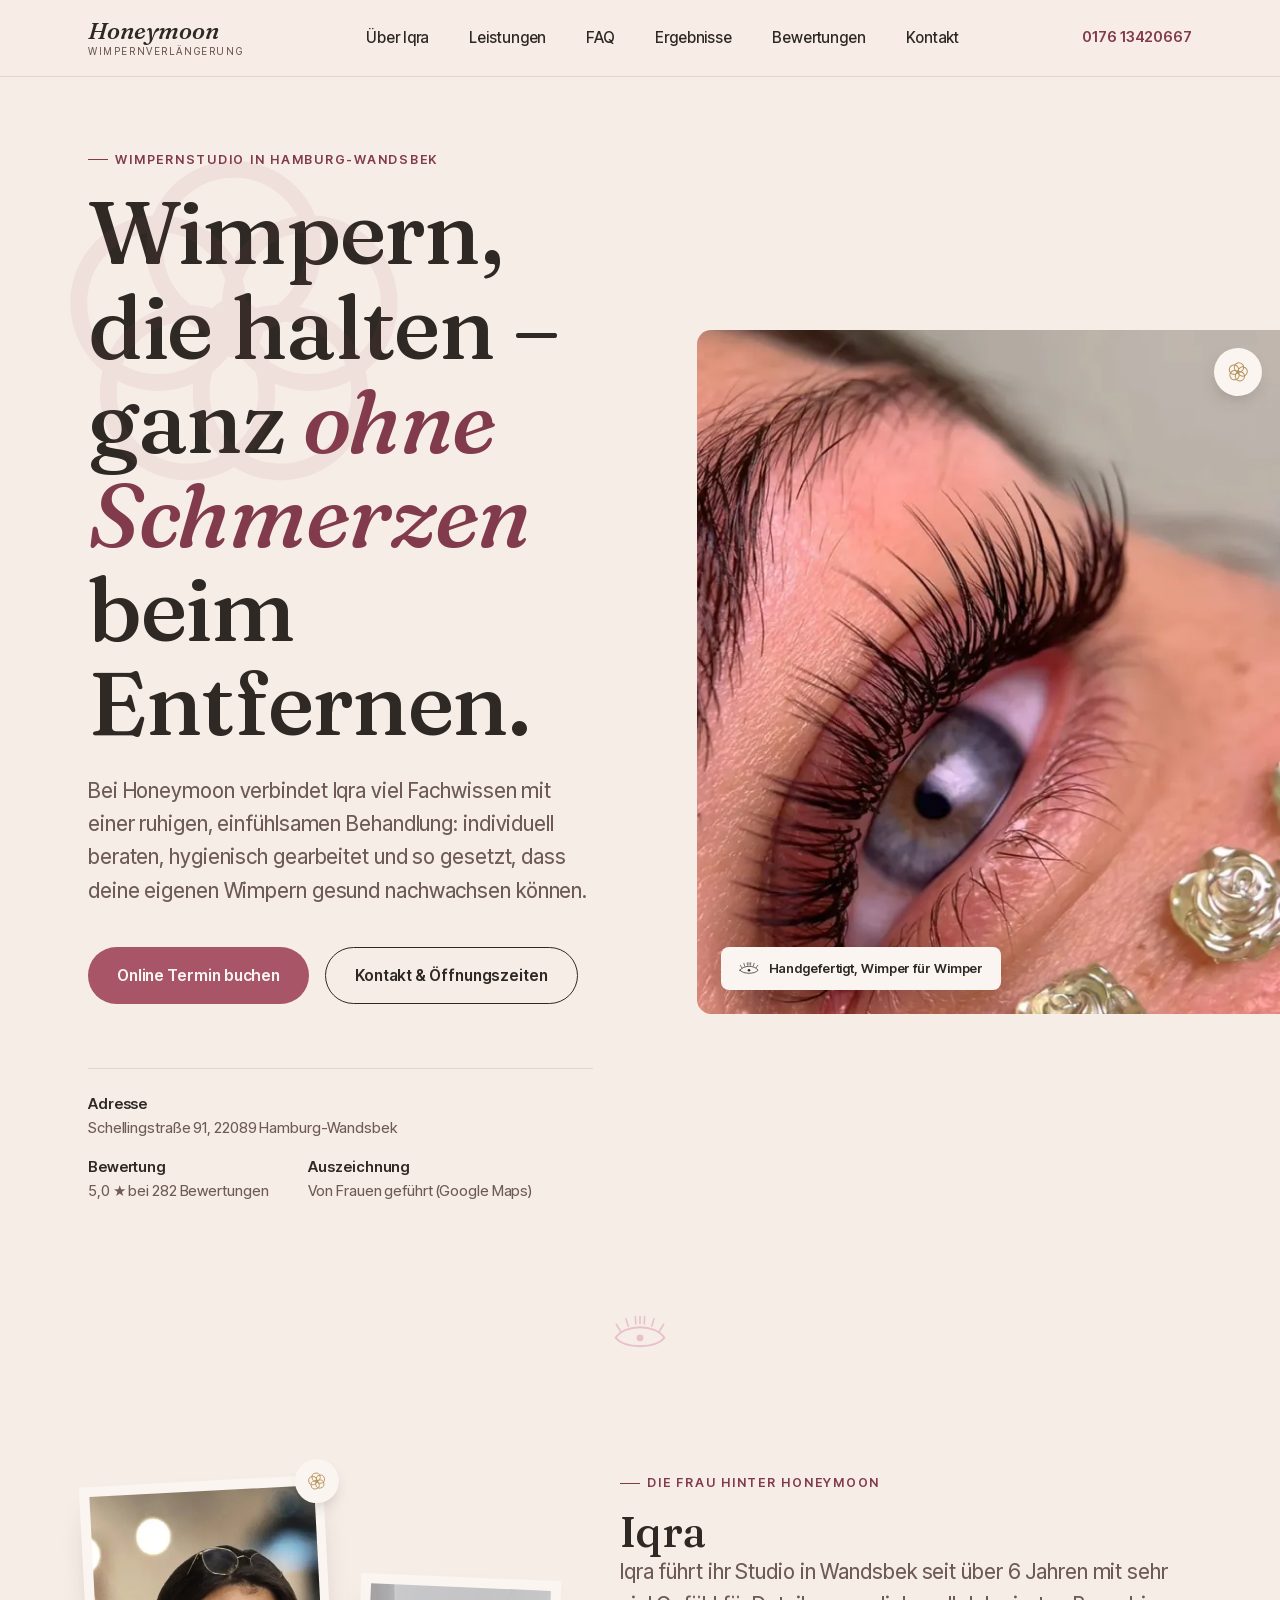
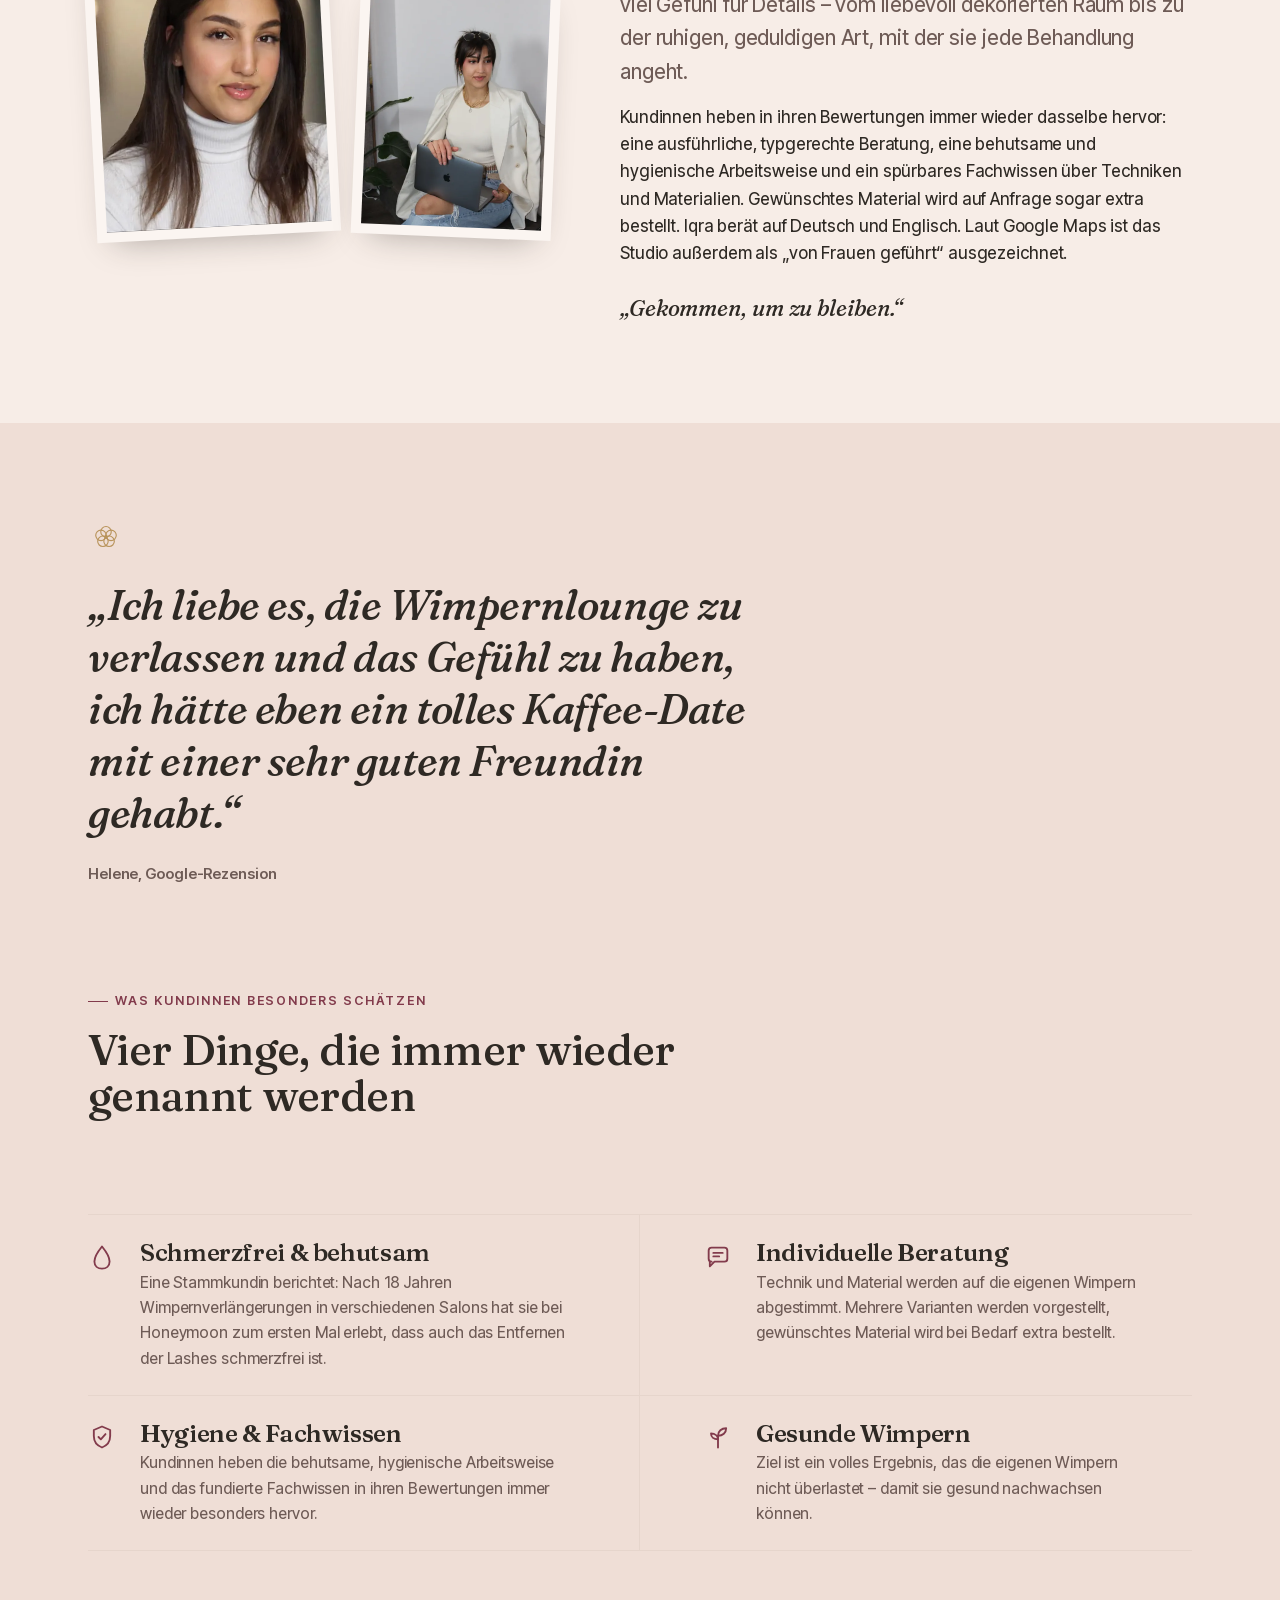
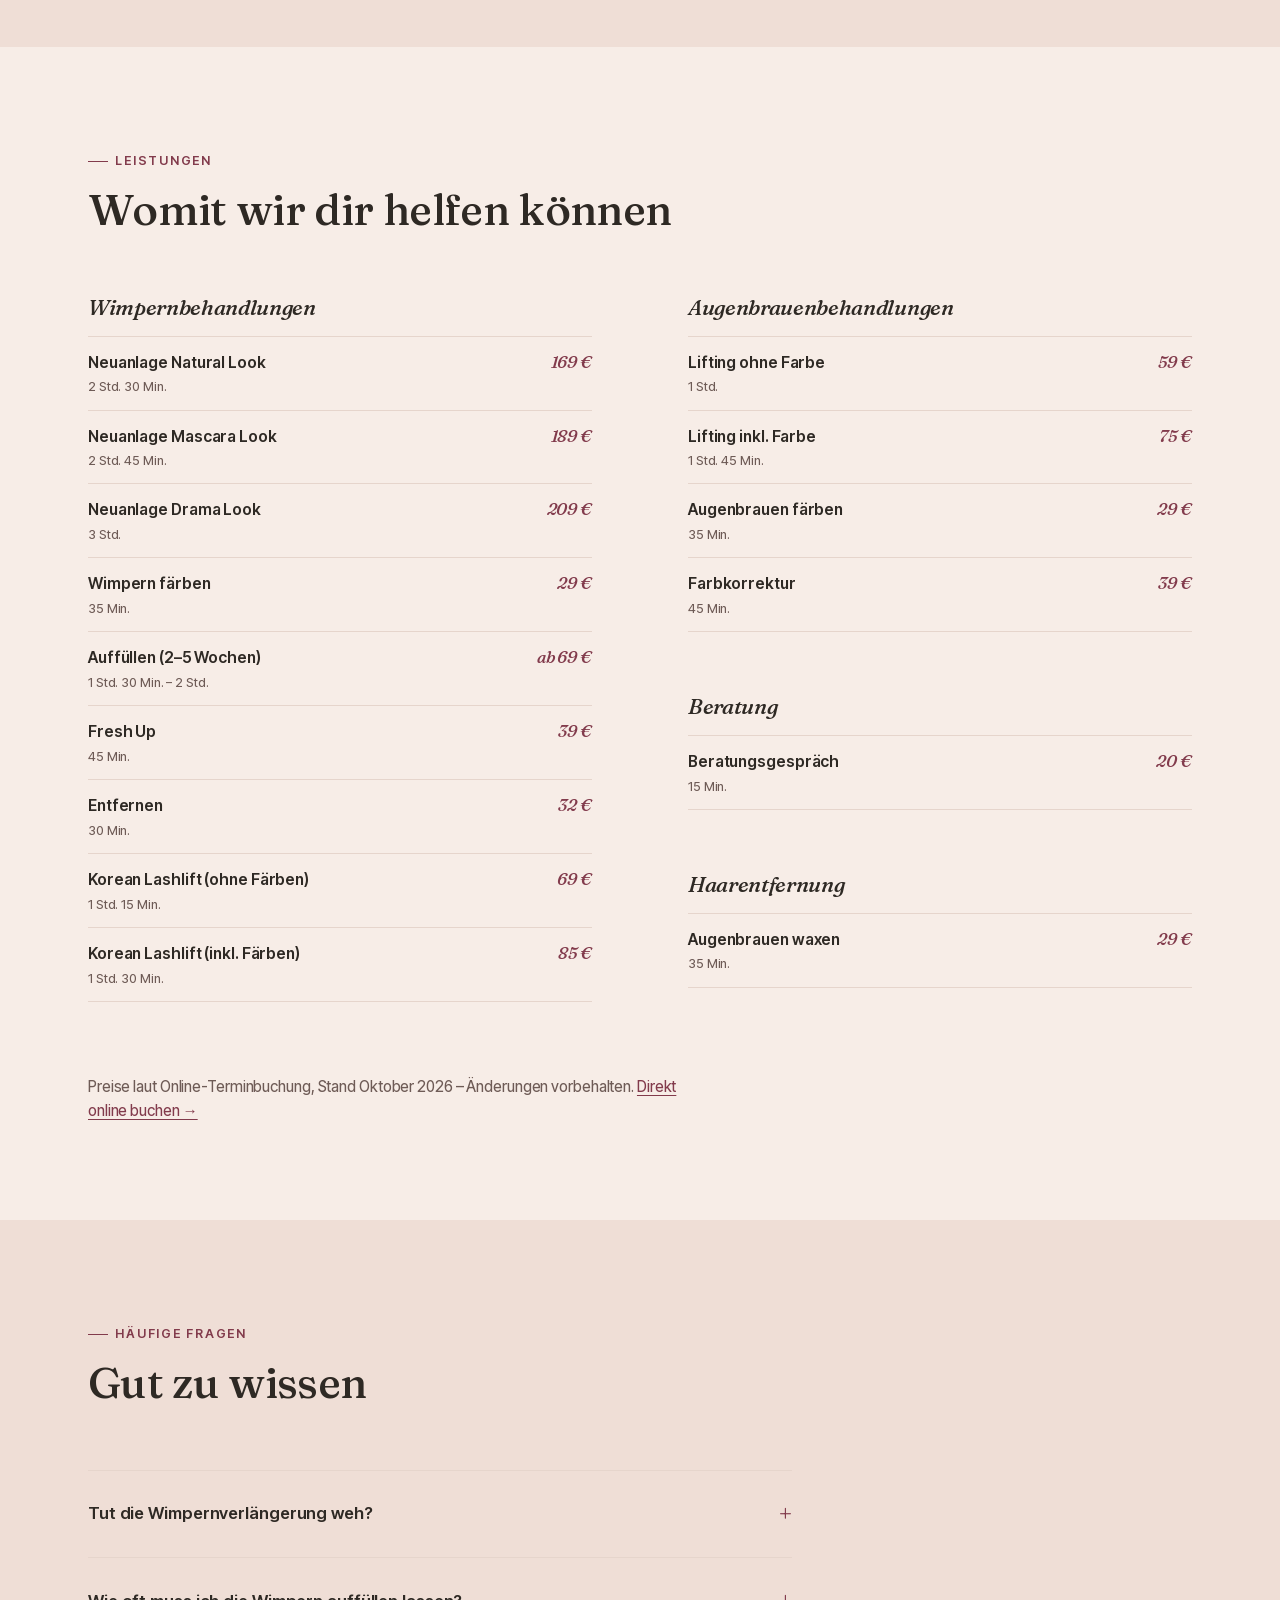
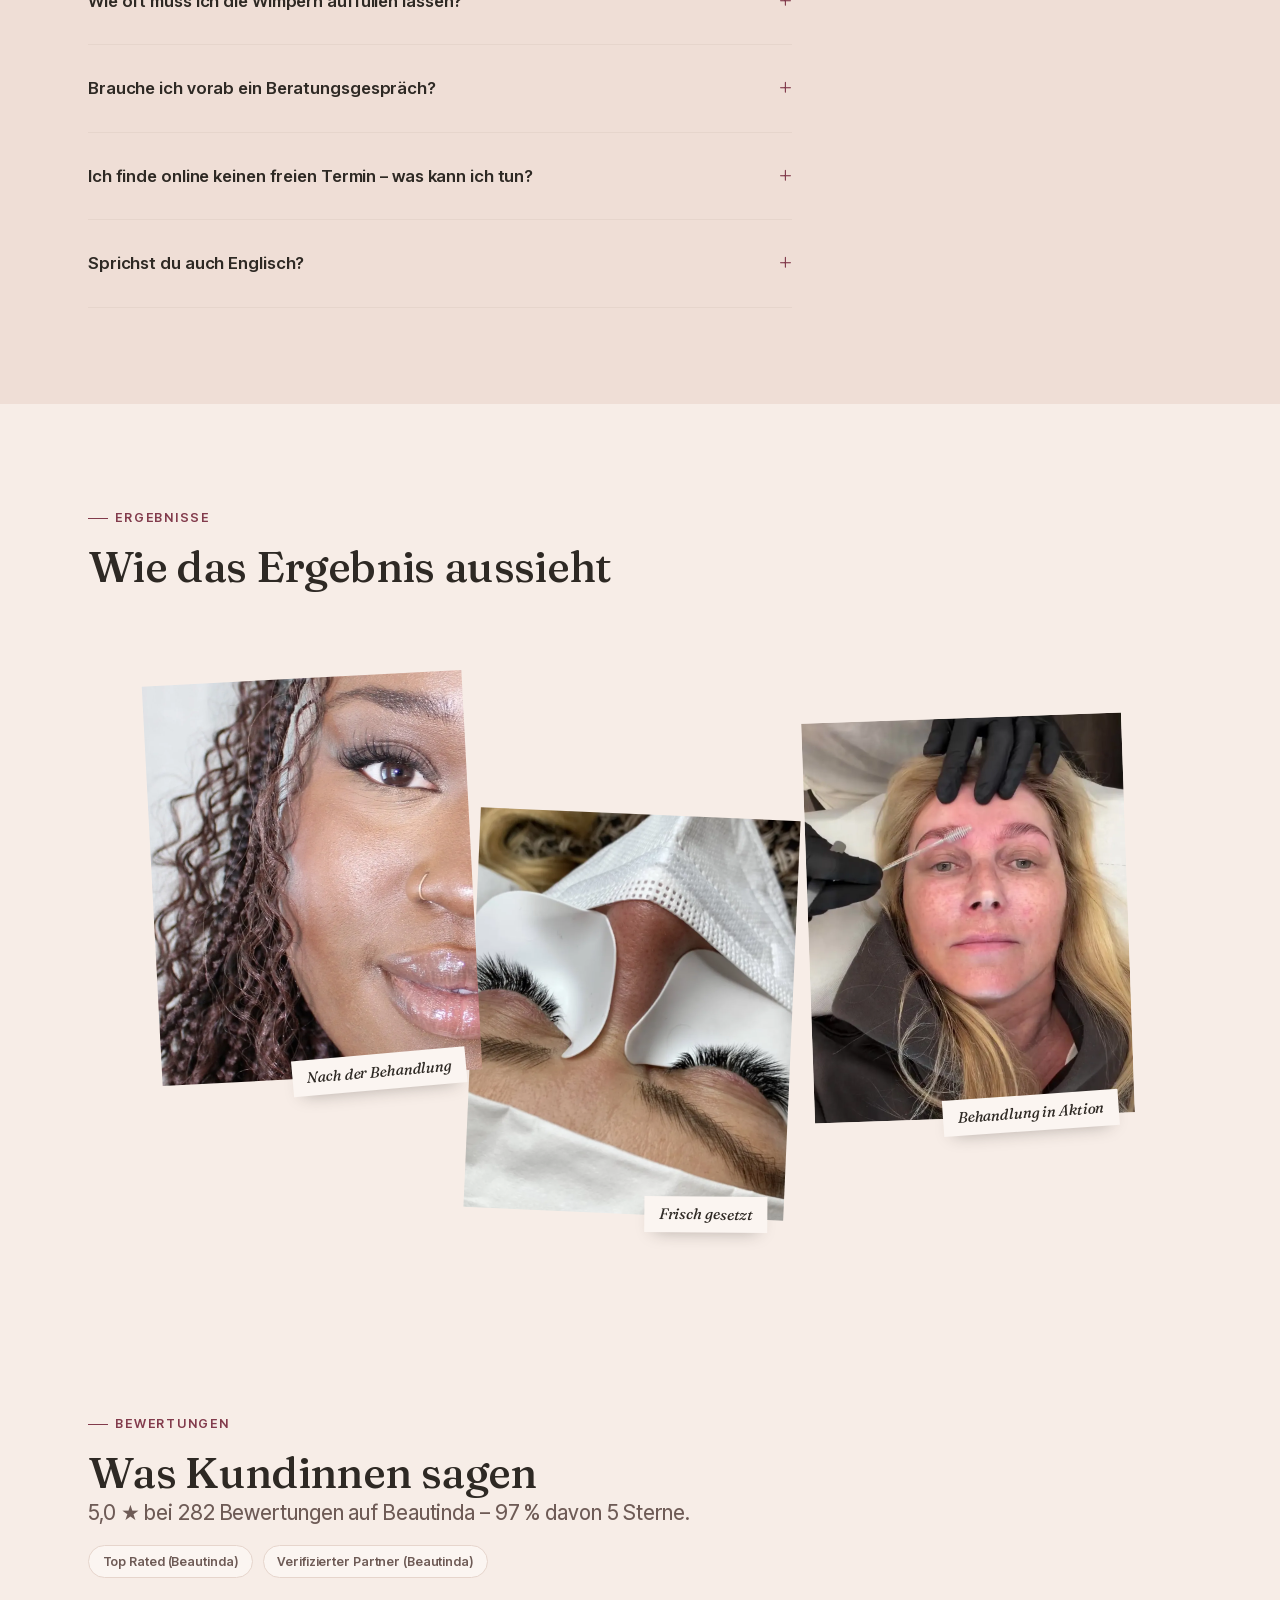
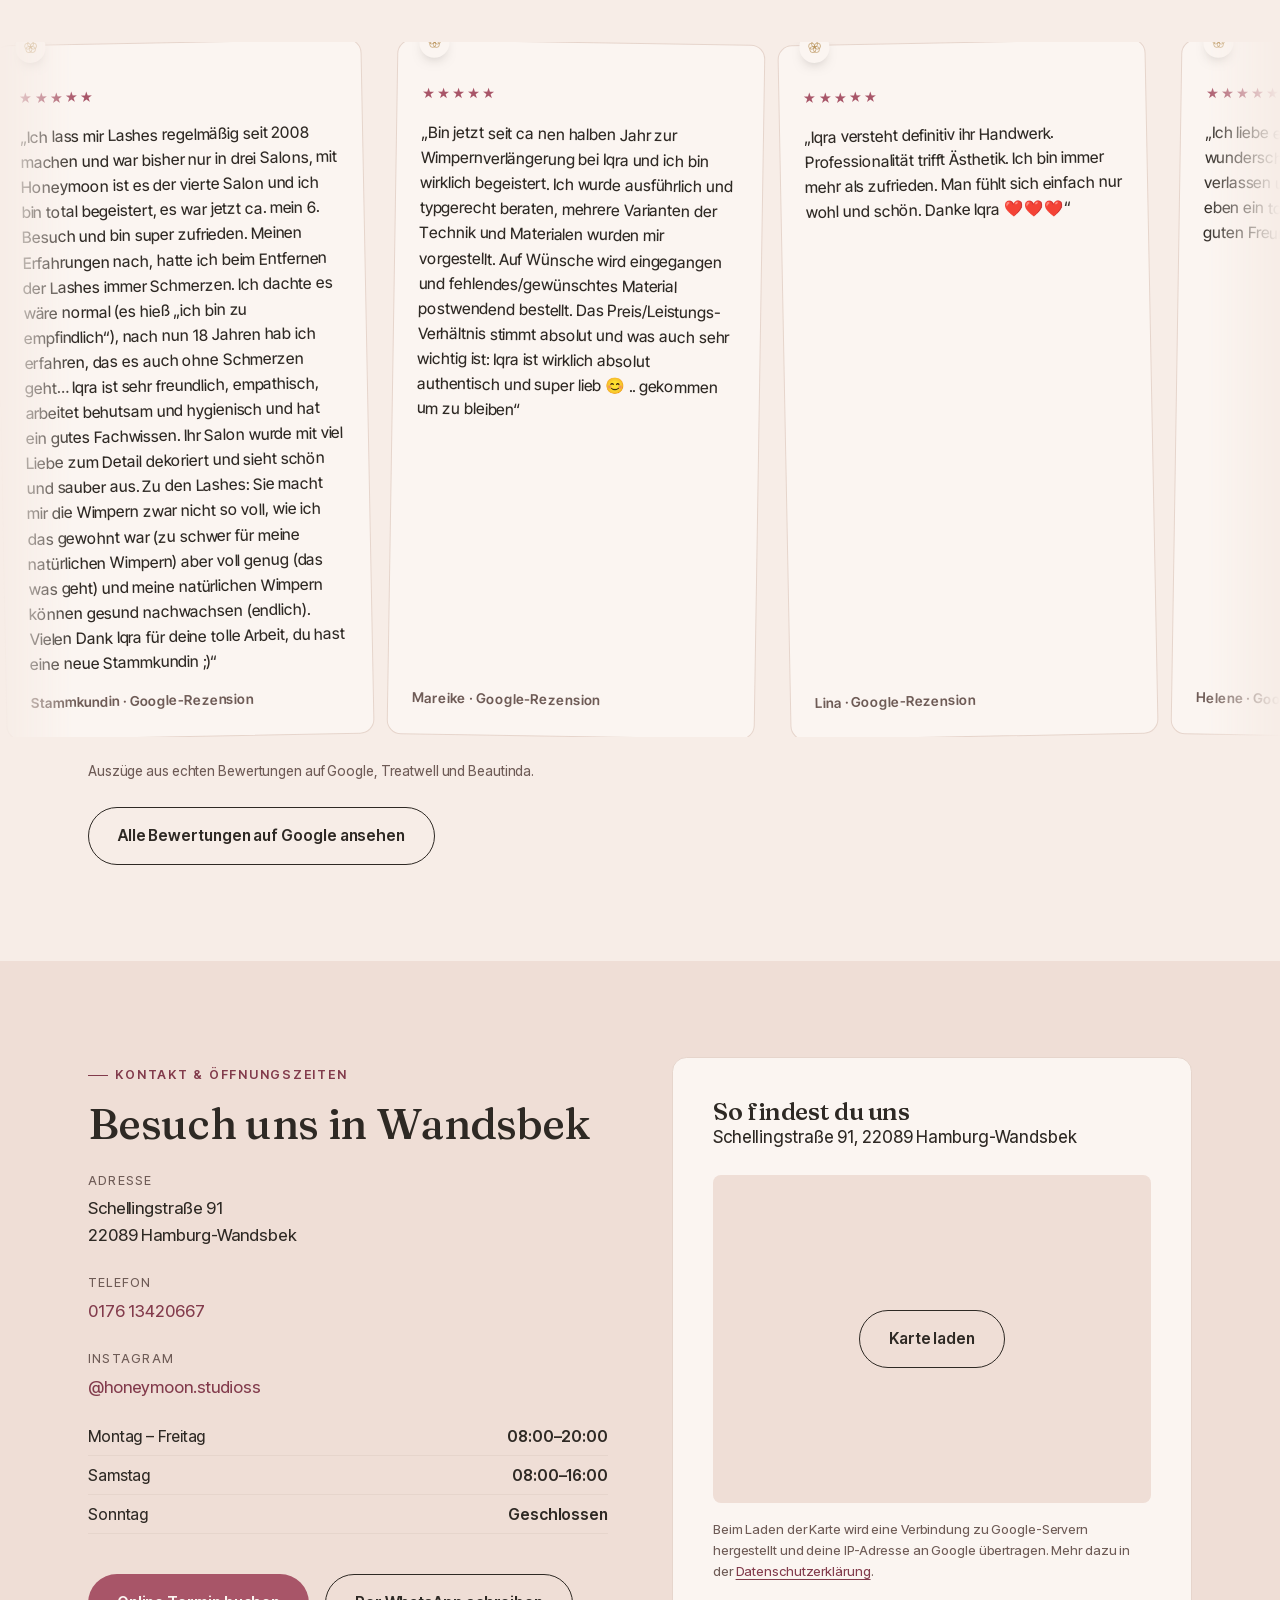
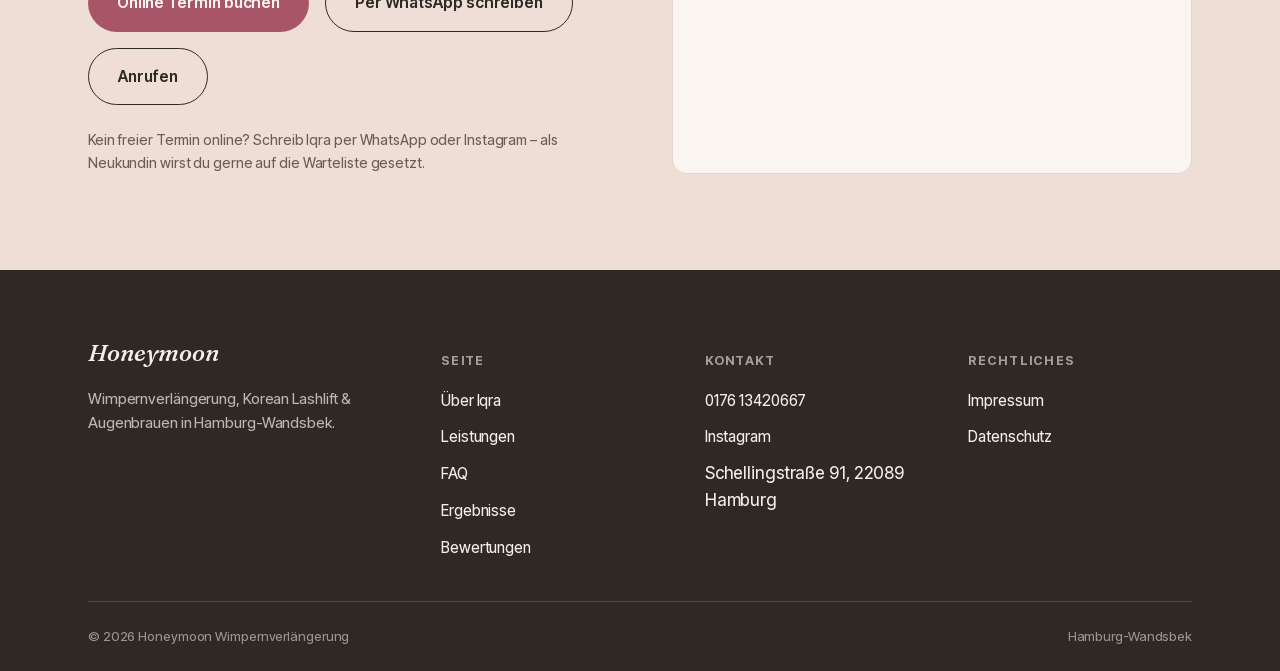
<file: index.html>
<!doctype html>
<html lang="de">
<head>
<meta charset="UTF-8">
<meta name="viewport" content="width=device-width, initial-scale=1">
<title>Honeymoon Wimpernverlängerung – Wimpernverlängerung in Hamburg-Wandsbek</title>
<meta name="description" content="Wimpernverlängerung, Korean Lashlift und Augenbrauen in Hamburg-Wandsbek: Honeymoon berät einfühlsam, arbeitet hygienisch – 5,0 Sterne bei 282 Bewertungen.">
<link rel="canonical" href="/">

<link rel="icon" href="favicon.svg" type="image/svg+xml">
<link rel="icon" href="favicon.ico" sizes="any">
<link rel="apple-touch-icon" href="favicon-180.png">

<link rel="preload" href="fonts/fraunces-variable.woff2" as="font" type="font/woff2" crossorigin>
<link rel="preload" as="image" href="images/hero-wimpern-1100.webp" imagesrcset="images/hero-wimpern-600.webp 600w, images/hero-wimpern-1100.webp 1100w" imagesizes="(min-width: 900px) 45vw, 100vw" fetchpriority="high">

<link rel="stylesheet" href="css/style.css">

<meta property="og:type" content="business.business">
<meta property="og:title" content="Honeymoon Wimpernverlängerung – Hamburg-Wandsbek">
<meta property="og:description" content="Wimpernverlängerung, Korean Lashlift und Augenbrauen in Hamburg-Wandsbek – 5,0 Sterne bei 282 Bewertungen.">

<script type="application/ld+json">
{
  "@context": "https://schema.org",
  "@type": "BeautySalon",
  "name": "Honeymoon Wimpernverlängerung",
  "description": "Wimpernstudio in Hamburg-Wandsbek für Wimpernverlängerung, Korean Lashlift und Augenbrauenbehandlungen.",
  "address": {
    "@type": "PostalAddress",
    "streetAddress": "Schellingstraße 91",
    "postalCode": "22089",
    "addressLocality": "Hamburg",
    "addressCountry": "DE"
  },
  "telephone": "+4917613420667",
  "priceRange": "20–209 €",
  "aggregateRating": {
    "@type": "AggregateRating",
    "ratingValue": "5.0",
    "reviewCount": "282"
  },
  "openingHoursSpecification": [
    {
      "@type": "OpeningHoursSpecification",
      "dayOfWeek": ["Monday", "Tuesday", "Wednesday", "Thursday", "Friday"],
      "opens": "08:00",
      "closes": "20:00"
    },
    {
      "@type": "OpeningHoursSpecification",
      "dayOfWeek": ["Saturday"],
      "opens": "08:00",
      "closes": "16:00"
    }
  ],
  "sameAs": ["https://www.instagram.com/honeymoon.studioss?stkn=bm5nM3I5YTVmNW5n"]
}
</script>
<script type="application/ld+json">
{
  "@context": "https://schema.org",
  "@type": "FAQPage",
  "mainEntity": [
    {
      "@type": "Question",
      "name": "Tut die Wimpernverlängerung weh?",
      "acceptedAnswer": {
        "@type": "Answer",
        "text": "Nein. Kundinnen berichten ausdrücklich, dass sowohl das Setzen als auch das Entfernen der Wimpern bei Iqra schmerzfrei ist."
      }
    },
    {
      "@type": "Question",
      "name": "Wie oft muss ich die Wimpern auffüllen lassen?",
      "acceptedAnswer": {
        "@type": "Answer",
        "text": "Je nachdem, wie schnell die eigenen Wimpern nachwachsen, alle 2 bis 5 Wochen. Das Auffüllen ist als eigene Leistung buchbar, ab 69 Euro."
      }
    },
    {
      "@type": "Question",
      "name": "Brauche ich vorab ein Beratungsgespräch?",
      "acceptedAnswer": {
        "@type": "Answer",
        "text": "Für Neukundinnen nimmt sich Iqra vor der ersten Behandlung Zeit für eine ausführliche, typgerechte Beratung. Ein separates Beratungsgespräch ist ebenfalls buchbar."
      }
    },
    {
      "@type": "Question",
      "name": "Ich finde online keinen freien Termin – was kann ich tun?",
      "acceptedAnswer": {
        "@type": "Answer",
        "text": "Einfach per WhatsApp oder Instagram melden: Als Neukundin kann man auf die Warteliste gesetzt werden, falls kurzfristig ein Platz frei wird."
      }
    },
    {
      "@type": "Question",
      "name": "Sprichst du auch Englisch?",
      "acceptedAnswer": {
        "@type": "Answer",
        "text": "Ja, Iqra berät auf Deutsch und Englisch."
      }
    }
  ]
}
</script>
</head>
<body>
<svg aria-hidden="true" style="position:absolute;width:0;height:0;overflow:hidden" xmlns="http://www.w3.org/2000/svg">
  <symbol id="icon-rose" viewBox="0 0 48 48">
    <circle cx="24" cy="17" r="7"/>
    <circle cx="30.7" cy="21.8" r="7"/>
    <circle cx="28.1" cy="29.7" r="7"/>
    <circle cx="19.9" cy="29.7" r="7"/>
    <circle cx="17.3" cy="21.8" r="7"/>
    <circle cx="24" cy="24" r="2.6" fill="currentColor" stroke="none"/>
  </symbol>
  <symbol id="icon-eye" viewBox="0 0 64 44">
    <path d="M3 26C14 9 50 9 61 26C50 39 14 39 3 26Z" stroke="currentColor" stroke-width="2.4" stroke-linecap="round" stroke-linejoin="round" fill="none"/>
    <circle cx="32" cy="26" r="4" fill="currentColor"/>
    <path d="M9 18L4 10M18 12L15.5 3.5M27 9.5L26.5 1M32 8.5L32 0.5M37 9.5L37.5 1M46 12L48.5 3.5M55 18L60 10" stroke="currentColor" stroke-width="2" stroke-linecap="round" fill="none"/>
  </symbol>
</svg>

<a class="skip-link" href="#main">Zum Inhalt springen</a>

<header class="site-header">
  <div class="header-inner">
    <a href="#main" class="logo">
      <span class="logo-main">Honeymoon</span>
      <span class="logo-sub">Wimpernverlängerung</span>
    </a>

    <nav class="nav" aria-label="Hauptnavigation">
      <ul>
        <li><a href="#ueber-iqra">Über Iqra</a></li>
        <li><a href="#leistungen">Leistungen</a></li>
        <li><a href="#faq">FAQ</a></li>
        <li><a href="#ergebnisse">Ergebnisse</a></li>
        <li><a href="#bewertungen">Bewertungen</a></li>
        <li><a href="#kontakt">Kontakt</a></li>
      </ul>
    </nav>

    <div class="header-actions">
      <a class="phone-link link" href="tel:+4917613420667">0176 13420667</a>
      <button class="menu-toggle" type="button" aria-expanded="false" aria-controls="mobile-nav">
        <span class="bars" aria-hidden="true">
          <span class="bar-1"></span>
          <span class="bar-2"></span>
          <span class="bar-3"></span>
        </span>
        <span>Menü</span>
      </button>
    </div>
  </div>

  <nav id="mobile-nav" class="mobile-nav" aria-label="Mobile Navigation" hidden>
    <ul>
      <li><a href="#ueber-iqra">Über Iqra</a></li>
      <li><a href="#leistungen">Leistungen</a></li>
      <li><a href="#faq">FAQ</a></li>
      <li><a href="#ergebnisse">Ergebnisse</a></li>
      <li><a href="#bewertungen">Bewertungen</a></li>
      <li><a href="#kontakt">Kontakt</a></li>
      <li><a class="phone-link" href="tel:+4917613420667">0176 13420667</a></li>
    </ul>
  </nav>
</header>

<main id="main">

  <section class="hero">
      <div class="hero-copy">
        <div class="hero-watermark" aria-hidden="true"><svg class="icon-rose" viewBox="0 0 48 48"><use href="#icon-rose"/></svg></div>
        <p class="eyebrow">Wimpernstudio in Hamburg-Wandsbek</p>
        <h1>Wimpern, die halten – ganz <em>ohne Schmerzen</em> beim Entfernen.</h1>
        <p class="lede">Bei Honeymoon verbindet Iqra viel Fachwissen mit einer ruhigen, einfühlsamen Behandlung: individuell beraten, hygienisch gearbeitet und so gesetzt, dass deine eigenen Wimpern gesund nachwachsen können.</p>

        <div class="hero-cta">
          <a class="btn btn--primary" href="https://beautinda.de/salon/6P8fx7NGYum9V7sdcZmQ" target="_blank" rel="noopener">Online Termin buchen</a>
          <a class="btn btn--ghost" href="#kontakt">Kontakt &amp; Öffnungszeiten</a>
        </div>

        <div class="hero-meta">
          <span><strong>Adresse</strong><br>Schellingstraße 91, 22089 Hamburg-Wandsbek</span>
          <span><strong>Bewertung</strong><br>5,0 ★ bei 282 Bewertungen</span>
          <span><strong>Auszeichnung</strong><br>Von Frauen geführt (Google Maps)</span>
        </div>
      </div>

      <div class="hero-visual">
        <img
          src="images/hero-wimpern-1100.webp"
          srcset="images/hero-wimpern-600.webp 600w, images/hero-wimpern-1100.webp 1100w"
          sizes="(min-width: 900px) 45vw, 100vw"
          width="1100" height="1811"
          alt="Nahaufnahme eines Auges mit frisch gestylter Wimpernverlängerung und goldenen Rosen-Steinchen auf der Wange"
          fetchpriority="high"
        >
        <svg class="icon-rose icon-rose-sticker" viewBox="0 0 48 48" aria-hidden="true"><use href="#icon-rose"/></svg>
        <span class="hero-badge">
          <svg viewBox="0 0 64 44" aria-hidden="true"><use href="#icon-eye"/></svg>
          Handgefertigt, Wimper für Wimper
        </span>
      </div>
  </section>

  <div class="motif" aria-hidden="true">
    <svg viewBox="0 0 64 44"><use href="#icon-eye"/></svg>
  </div>

  <section class="about" id="ueber-iqra">
    <div class="container">
      <div class="about-media">
        <div class="photo-frame tilt-left">
          <img
            class="media-tall"
            src="images/iqra-portrait-1100.webp"
            srcset="images/iqra-portrait-600.webp 600w, images/iqra-portrait-1100.webp 1100w"
            sizes="(min-width: 900px) 35vw, 50vw"
            width="1100" height="1193"
            alt="Porträt von Iqra, Inhaberin von Honeymoon Wimpernverlängerung"
            loading="lazy"
          >
          <svg class="icon-rose icon-rose-sticker" viewBox="0 0 48 48" aria-hidden="true" style="top:-1rem;right:-1rem;transform:rotate(-8deg)"><use href="#icon-rose"/></svg>
        </div>
        <div class="photo-frame tilt-right">
          <img
            class="media-short"
            src="images/iqra-lifestyle-1100.webp"
            srcset="images/iqra-lifestyle-600.webp 600w, images/iqra-lifestyle-1100.webp 1100w"
            sizes="(min-width: 900px) 35vw, 50vw"
            width="1100" height="1811"
            alt="Iqra sitzt entspannt mit einem Laptop auf dem Schoß"
            loading="lazy"
          >
        </div>
      </div>

      <div class="about-copy">
        <p class="eyebrow">Die Frau hinter Honeymoon</p>
        <h2>Iqra</h2>
        <p class="lede">Iqra führt ihr Studio in Wandsbek seit über 6 Jahren mit sehr viel Gefühl für Details – vom liebevoll dekorierten Raum bis zu der ruhigen, geduldigen Art, mit der sie jede Behandlung angeht.</p>
        <p>Kundinnen heben in ihren Bewertungen immer wieder dasselbe hervor: eine ausführliche, typgerechte Beratung, eine behutsame und hygienische Arbeitsweise und ein spürbares Fachwissen über Techniken und Materialien. Gewünschtes Material wird auf Anfrage sogar extra bestellt. Iqra berät auf Deutsch und Englisch. Laut Google Maps ist das Studio außerdem als „von Frauen geführt“ ausgezeichnet.</p>
        <p class="signature">„Gekommen, um zu bleiben.“</p>
      </div>
    </div>
  </section>

  <section class="bg-alt">
    <div class="container">
      <div class="pull-quote">
        <svg class="icon-rose" viewBox="0 0 48 48" aria-hidden="true"><use href="#icon-rose"/></svg>
        <blockquote>„Ich liebe es, die Wimpernlounge zu verlassen und das Gefühl zu haben, ich hätte eben ein tolles Kaffee-Date mit einer sehr guten Freundin gehabt.“</blockquote>
        <footer>Helene, Google-Rezension</footer>
      </div>

      <div class="section-head" style="margin-top: var(--space-6)">
        <p class="eyebrow">Was Kundinnen besonders schätzen</p>
        <h2>Vier Dinge, die immer wieder genannt werden</h2>
      </div>

      <div class="value-list">
        <div class="value-item">
          <svg viewBox="0 0 24 24" fill="none" stroke="currentColor" stroke-width="1.6" stroke-linecap="round" stroke-linejoin="round" aria-hidden="true">
            <path d="M12 3C12 3 5.5 11 5.5 15.8C5.5 19.7 8.4 22 12 22C15.6 22 18.5 19.7 18.5 15.8C18.5 11 12 3 12 3Z"/>
          </svg>
          <div>
            <h3>Schmerzfrei &amp; behutsam</h3>
            <p>Eine Stammkundin berichtet: Nach 18 Jahren Wimpernverlängerungen in verschiedenen Salons hat sie bei Honeymoon zum ersten Mal erlebt, dass auch das Entfernen der Lashes schmerzfrei ist.</p>
          </div>
        </div>

        <div class="value-item">
          <svg viewBox="0 0 24 24" fill="none" stroke="currentColor" stroke-width="1.6" stroke-linecap="round" stroke-linejoin="round" aria-hidden="true">
            <path d="M4 6.5C4 5.1 5.1 4 6.5 4h11C18.9 4 20 5.1 20 6.5v7c0 1.4-1.1 2.5-2.5 2.5H9l-4 4v-4H6.5C5.1 16 4 14.9 4 13.5v-7Z"/>
            <path d="M8 8.5h8M8 11.5h5"/>
          </svg>
          <div>
            <h3>Individuelle Beratung</h3>
            <p>Technik und Material werden auf die eigenen Wimpern abgestimmt. Mehrere Varianten werden vorgestellt, gewünschtes Material wird bei Bedarf extra bestellt.</p>
          </div>
        </div>

        <div class="value-item">
          <svg viewBox="0 0 24 24" fill="none" stroke="currentColor" stroke-width="1.6" stroke-linecap="round" stroke-linejoin="round" aria-hidden="true">
            <path d="M12 3l7 3v5.2c0 4.6-3 8.3-7 9.8-4-1.5-7-5.2-7-9.8V6l7-3Z"/>
            <path d="M9 12l2 2 4-4.5"/>
          </svg>
          <div>
            <h3>Hygiene &amp; Fachwissen</h3>
            <p>Kundinnen heben die behutsame, hygienische Arbeitsweise und das fundierte Fachwissen in ihren Bewertungen immer wieder besonders hervor.</p>
          </div>
        </div>

        <div class="value-item">
          <svg viewBox="0 0 24 24" fill="none" stroke="currentColor" stroke-width="1.6" stroke-linecap="round" stroke-linejoin="round" aria-hidden="true">
            <path d="M12 21V11"/>
            <path d="M12 11c0-4 3-6.5 7-6.5c0 4-3 6.5-7 6.5Z"/>
            <path d="M12 14c0-3-2.5-5-6-5c0 3 2.5 5 6 5Z"/>
          </svg>
          <div>
            <h3>Gesunde Wimpern</h3>
            <p>Ziel ist ein volles Ergebnis, das die eigenen Wimpern nicht überlastet – damit sie gesund nachwachsen können.</p>
          </div>
        </div>
      </div>
    </div>
  </section>

  <section id="leistungen">
    <div class="container">
      <div class="section-head">
        <p class="eyebrow">Leistungen</p>
        <h2>Womit wir dir helfen können</h2>
      </div>

      <div class="price-menu">
        <div class="price-category">
          <h3>Wimpernbehandlungen</h3>
          <div class="price-list-group">
            <div class="price-row">
              <div class="price-row-info">
                <span class="price-row-name">Neuanlage Natural Look</span>
                <span class="price-row-duration">2 Std. 30 Min.</span>
              </div>
              <span class="price-row-amount">169 €</span>
            </div>
            <div class="price-row">
              <div class="price-row-info">
                <span class="price-row-name">Neuanlage Mascara Look</span>
                <span class="price-row-duration">2 Std. 45 Min.</span>
              </div>
              <span class="price-row-amount">189 €</span>
            </div>
            <div class="price-row">
              <div class="price-row-info">
                <span class="price-row-name">Neuanlage Drama Look</span>
                <span class="price-row-duration">3 Std.</span>
              </div>
              <span class="price-row-amount">209 €</span>
            </div>
            <div class="price-row">
              <div class="price-row-info">
                <span class="price-row-name">Wimpern färben</span>
                <span class="price-row-duration">35 Min.</span>
              </div>
              <span class="price-row-amount">29 €</span>
            </div>
            <div class="price-row">
              <div class="price-row-info">
                <span class="price-row-name">Auffüllen (2–5 Wochen)</span>
                <span class="price-row-duration">1 Std. 30 Min. – 2 Std.</span>
              </div>
              <span class="price-row-amount">ab 69 €</span>
            </div>
            <div class="price-row">
              <div class="price-row-info">
                <span class="price-row-name">Fresh Up</span>
                <span class="price-row-duration">45 Min.</span>
              </div>
              <span class="price-row-amount">39 €</span>
            </div>
            <div class="price-row">
              <div class="price-row-info">
                <span class="price-row-name">Entfernen</span>
                <span class="price-row-duration">30 Min.</span>
              </div>
              <span class="price-row-amount">32 €</span>
            </div>
            <div class="price-row">
              <div class="price-row-info">
                <span class="price-row-name">Korean Lashlift (ohne Färben)</span>
                <span class="price-row-duration">1 Std. 15 Min.</span>
              </div>
              <span class="price-row-amount">69 €</span>
            </div>
            <div class="price-row">
              <div class="price-row-info">
                <span class="price-row-name">Korean Lashlift (inkl. Färben)</span>
                <span class="price-row-duration">1 Std. 30 Min.</span>
              </div>
              <span class="price-row-amount">85 €</span>
            </div>
          </div>
        </div>

        <div class="price-category">
          <h3>Augenbrauenbehandlungen</h3>
          <div class="price-list-group">
            <div class="price-row">
              <div class="price-row-info">
                <span class="price-row-name">Lifting ohne Farbe</span>
                <span class="price-row-duration">1 Std.</span>
              </div>
              <span class="price-row-amount">59 €</span>
            </div>
            <div class="price-row">
              <div class="price-row-info">
                <span class="price-row-name">Lifting inkl. Farbe</span>
                <span class="price-row-duration">1 Std. 45 Min.</span>
              </div>
              <span class="price-row-amount">75 €</span>
            </div>
            <div class="price-row">
              <div class="price-row-info">
                <span class="price-row-name">Augenbrauen färben</span>
                <span class="price-row-duration">35 Min.</span>
              </div>
              <span class="price-row-amount">29 €</span>
            </div>
            <div class="price-row">
              <div class="price-row-info">
                <span class="price-row-name">Farbkorrektur</span>
                <span class="price-row-duration">45 Min.</span>
              </div>
              <span class="price-row-amount">39 €</span>
            </div>
          </div>
        </div>

        <div class="price-category">
          <h3>Beratung</h3>
          <div class="price-list-group">
            <div class="price-row">
              <div class="price-row-info">
                <span class="price-row-name">Beratungsgespräch</span>
                <span class="price-row-duration">15 Min.</span>
              </div>
              <span class="price-row-amount">20 €</span>
            </div>
          </div>
        </div>

        <div class="price-category">
          <h3>Haarentfernung</h3>
          <div class="price-list-group">
            <div class="price-row">
              <div class="price-row-info">
                <span class="price-row-name">Augenbrauen waxen</span>
                <span class="price-row-duration">35 Min.</span>
              </div>
              <span class="price-row-amount">29 €</span>
            </div>
          </div>
        </div>
      </div>

      <p class="services-note">Preise laut Online-Terminbuchung, Stand Oktober 2026 – Änderungen vorbehalten. <a class="link" href="https://beautinda.de/salon/6P8fx7NGYum9V7sdcZmQ" target="_blank" rel="noopener">Direkt online buchen →</a></p>
    </div>
  </section>

  <section class="bg-alt" id="faq">
    <div class="container">
      <div class="section-head">
        <p class="eyebrow">Häufige Fragen</p>
        <h2>Gut zu wissen</h2>
      </div>

      <div class="faq-list">
        <details class="faq-item">
          <summary>Tut die Wimpernverlängerung weh?</summary>
          <p>Nein. Kundinnen berichten ausdrücklich, dass sowohl das Setzen als auch das Entfernen der Wimpern bei Iqra schmerzfrei ist – ein Punkt, den viele nach Erfahrungen in anderen Studios besonders hervorheben.</p>
        </details>
        <details class="faq-item">
          <summary>Wie oft muss ich die Wimpern auffüllen lassen?</summary>
          <p>Je nachdem, wie schnell deine eigenen Wimpern nachwachsen, alle 2 bis 5 Wochen. Das Auffüllen ist als eigene Leistung buchbar, ab 69 €.</p>
        </details>
        <details class="faq-item">
          <summary>Brauche ich vorab ein Beratungsgespräch?</summary>
          <p>Für Neukundinnen nimmt sich Iqra vor der ersten Behandlung Zeit für eine ausführliche, typgerechte Beratung. Ein separates Beratungsgespräch (15 Min., 20 €) ist ebenfalls buchbar, wenn du dir noch unsicher bist.</p>
        </details>
        <details class="faq-item">
          <summary>Ich finde online keinen freien Termin – was kann ich tun?</summary>
          <p>Einfach per WhatsApp oder Instagram melden: Als Neukundin kannst du auf die Warteliste gesetzt werden, falls kurzfristig ein Platz frei wird.</p>
        </details>
        <details class="faq-item">
          <summary>Sprichst du auch Englisch?</summary>
          <p>Ja, Iqra berät auf Deutsch und Englisch.</p>
        </details>
      </div>
    </div>
  </section>

  <section id="ergebnisse">
    <div class="container">
      <div class="section-head">
        <p class="eyebrow">Ergebnisse</p>
        <h2>Wie das Ergebnis aussieht</h2>
      </div>

      <div class="gallery-board">
        <figure class="gallery-item">
          <img
            src="images/ergebnis-nach-behandlung-1100.webp"
            srcset="images/ergebnis-nach-behandlung-600.webp 600w, images/ergebnis-nach-behandlung-1100.webp 1100w"
            sizes="(min-width: 700px) 50vw, 100vw"
            width="1100" height="1475"
            alt="Lächelnde Kundin nach der Behandlung mit vollen, natürlich wirkenden Wimpern"
            loading="lazy"
          >
          <figcaption>Nach der Behandlung</figcaption>
        </figure>
        <figure class="gallery-item">
          <img
            src="images/ergebnis-beide-augen-1100.webp"
            srcset="images/ergebnis-beide-augen-600.webp 600w, images/ergebnis-beide-augen-1100.webp 1100w"
            sizes="(min-width: 700px) 50vw, 100vw"
            width="1100" height="1205"
            alt="Zwei geschlossene Augen direkt nach dem Setzen der Wimpernverlängerung"
            loading="lazy"
          >
          <figcaption>Frisch gesetzt</figcaption>
        </figure>
        <figure class="gallery-item gallery-item--video">
          <video
            class="gallery-video"
            width="960" height="1200"
            poster="images/behandlung-poster-960.webp"
            autoplay
            muted
            loop
            playsinline
            preload="auto"
            aria-label="Nahaufnahme einer Augenbrauenbehandlung bei Honeymoon"
          >
            <source src="video/behandlung.mp4" type="video/mp4">
          </video>
          <figcaption>Behandlung in Aktion</figcaption>
        </figure>
      </div>
    </div>
  </section>

  <section id="bewertungen" class="testimonials">
    <div class="container">
      <div class="section-head">
        <p class="eyebrow">Bewertungen</p>
        <h2>Was Kundinnen sagen</h2>
        <p class="lede">5,0 ★ bei 282 Bewertungen auf Beautinda – 97&nbsp;% davon 5 Sterne.</p>
        <a class="badge-row" href="https://beautinda.de/salon/6P8fx7NGYum9V7sdcZmQ" target="_blank" rel="noopener">
          <span class="badge-pill">Top Rated (Beautinda)</span>
          <span class="badge-pill">Verifizierter Partner (Beautinda)</span>
        </a>
      </div>
    </div>

    <div class="testimonial-track-wrap">
      <ul class="testimonial-track" id="testimonial-track">
        <!-- Set A -->
        <li class="testimonial-card">
          <svg class="icon-rose" viewBox="0 0 48 48" aria-hidden="true"><use href="#icon-rose"/></svg>
          <p class="testimonial-stars" aria-hidden="true">★★★★★</p>
          <blockquote>„Ich lass mir Lashes regelmäßig seit 2008 machen und war bisher nur in drei Salons, mit Honeymoon ist es der vierte Salon und ich bin total begeistert, es war jetzt ca. mein 6. Besuch und bin super zufrieden. Meinen Erfahrungen nach, hatte ich beim Entfernen der Lashes immer Schmerzen. Ich dachte es wäre normal (es hieß „ich bin zu empfindlich“), nach nun 18 Jahren hab ich erfahren, das es auch ohne Schmerzen geht… Iqra ist sehr freundlich, empathisch, arbeitet behutsam und hygienisch und hat ein gutes Fachwissen. Ihr Salon wurde mit viel Liebe zum Detail dekoriert und sieht schön und sauber aus. Zu den Lashes: Sie macht mir die Wimpern zwar nicht so voll, wie ich das gewohnt war (zu schwer für meine natürlichen Wimpern) aber voll genug (das was geht) und meine natürlichen Wimpern können gesund nachwachsen (endlich). Vielen Dank Iqra für deine tolle Arbeit, du hast eine neue Stammkundin ;)“</blockquote>
          <footer>Stammkundin · Google-Rezension</footer>
        </li>
        <li class="testimonial-card">
          <svg class="icon-rose" viewBox="0 0 48 48" aria-hidden="true"><use href="#icon-rose"/></svg>
          <p class="testimonial-stars" aria-hidden="true">★★★★★</p>
          <blockquote>„Bin jetzt seit ca nen halben Jahr zur Wimpernverlängerung bei Iqra und ich bin wirklich begeistert. Ich wurde ausführlich und typgerecht beraten, mehrere Varianten der Technik und Materialen wurden mir vorgestellt. Auf Wünsche wird eingegangen und fehlendes/gewünschtes Material postwendend bestellt. Das Preis/Leistungs-Verhältnis stimmt absolut und was auch sehr wichtig ist: Iqra ist wirklich absolut authentisch und super lieb 😊 .. gekommen um zu bleiben“</blockquote>
          <footer>Mareike · Google-Rezension</footer>
        </li>
        <li class="testimonial-card">
          <svg class="icon-rose" viewBox="0 0 48 48" aria-hidden="true"><use href="#icon-rose"/></svg>
          <p class="testimonial-stars" aria-hidden="true">★★★★★</p>
          <blockquote>„Iqra versteht definitiv ihr Handwerk. Professionalität trifft Ästhetik. Ich bin immer mehr als zufrieden. Man fühlt sich einfach nur wohl und schön. Danke Iqra ❤️❤️❤️“</blockquote>
          <footer>Lina · Google-Rezension</footer>
        </li>
        <li class="testimonial-card">
          <svg class="icon-rose" viewBox="0 0 48 48" aria-hidden="true"><use href="#icon-rose"/></svg>
          <p class="testimonial-stars" aria-hidden="true">★★★★★</p>
          <blockquote>„Ich liebe es, die Wimpernlounge mit wunderschönen, aufgefrischten Wimpern zu verlassen und das Gefühl zu haben, ich hätte eben ein tolles Kaffee-Date mit einer sehr guten Freundin gehabt &lt;3“</blockquote>
          <footer>Helene · Google-Rezension</footer>
        </li>
        <li class="testimonial-card">
          <svg class="icon-rose" viewBox="0 0 48 48" aria-hidden="true"><use href="#icon-rose"/></svg>
          <p class="testimonial-stars" aria-hidden="true">★★★★★</p>
          <blockquote>„Vielen Dank liebe Iqra, dank dir bin ich seit langem endlich mal wieder mit meinen Augenbrauen absolut zufrieden. Ich schätze deine Kompetenz und absolut herzliche Art sehr, man fühlt sich bei dir sehr gut aufgehoben! Iqra ist eine absolute Herzensempfehlung 😌“</blockquote>
          <footer>Antonia · Google-Rezension</footer>
        </li>
        <li class="testimonial-card">
          <svg class="icon-rose" viewBox="0 0 48 48" aria-hidden="true"><use href="#icon-rose"/></svg>
          <p class="testimonial-stars" aria-hidden="true">★★★★★</p>
          <blockquote>„Die beste Wimpernstylistin und inzwischen auch eine echte Freundin! Ihre Arbeit ist einfach perfekt – präzise, liebevoll und immer mit einem Lächeln. Ich fühle mich jedes Mal rundum wohl und kann sie von Herzen weiterempfehlen!“</blockquote>
          <footer>Olga · Google-Rezension</footer>
        </li>
        <li class="testimonial-card">
          <svg class="icon-rose" viewBox="0 0 48 48" aria-hidden="true"><use href="#icon-rose"/></svg>
          <p class="testimonial-stars" aria-hidden="true">★★★★★</p>
          <blockquote>„Handling was professional. Everything explained in a friendly Männer and no doubts about her skills.“</blockquote>
          <footer>Zirig · Treatwell-Rezension</footer>
        </li>
        <li class="testimonial-card">
          <svg class="icon-rose" viewBox="0 0 48 48" aria-hidden="true"><use href="#icon-rose"/></svg>
          <p class="testimonial-stars" aria-hidden="true">★★★★★</p>
          <blockquote>„Es ist immer wieder super. Das Ergebnis ist toll und die Atmosphäre herrlich entspannend.“</blockquote>
          <footer>Magdalena · Treatwell-Rezension</footer>
        </li>
        <li class="testimonial-card">
          <svg class="icon-rose" viewBox="0 0 48 48" aria-hidden="true"><use href="#icon-rose"/></svg>
          <p class="testimonial-stars" aria-hidden="true">★★★★★</p>
          <blockquote>„Dieses unbeschreibliche Gefühl mit wundervollen Wimpern aus der Lounge zu gehen und sich gleichzeitig zu fühlen, als hätte man eine langjährige Freundin besucht.“</blockquote>
          <footer>Helene · Treatwell-Rezension</footer>
        </li>

        <!-- Set B (duplicate for seamless loop, hidden from assistive tech) -->
        <li class="testimonial-card" aria-hidden="true">
          <svg class="icon-rose" viewBox="0 0 48 48" aria-hidden="true"><use href="#icon-rose"/></svg>
          <p class="testimonial-stars">★★★★★</p>
          <blockquote>„Ich lass mir Lashes regelmäßig seit 2008 machen und war bisher nur in drei Salons, mit Honeymoon ist es der vierte Salon und ich bin total begeistert, es war jetzt ca. mein 6. Besuch und bin super zufrieden. Meinen Erfahrungen nach, hatte ich beim Entfernen der Lashes immer Schmerzen. Ich dachte es wäre normal (es hieß „ich bin zu empfindlich“), nach nun 18 Jahren hab ich erfahren, das es auch ohne Schmerzen geht… Iqra ist sehr freundlich, empathisch, arbeitet behutsam und hygienisch und hat ein gutes Fachwissen. Ihr Salon wurde mit viel Liebe zum Detail dekoriert und sieht schön und sauber aus. Zu den Lashes: Sie macht mir die Wimpern zwar nicht so voll, wie ich das gewohnt war (zu schwer für meine natürlichen Wimpern) aber voll genug (das was geht) und meine natürlichen Wimpern können gesund nachwachsen (endlich). Vielen Dank Iqra für deine tolle Arbeit, du hast eine neue Stammkundin ;)“</blockquote>
          <footer>Stammkundin · Google-Rezension</footer>
        </li>
        <li class="testimonial-card" aria-hidden="true">
          <svg class="icon-rose" viewBox="0 0 48 48" aria-hidden="true"><use href="#icon-rose"/></svg>
          <p class="testimonial-stars">★★★★★</p>
          <blockquote>„Bin jetzt seit ca nen halben Jahr zur Wimpernverlängerung bei Iqra und ich bin wirklich begeistert. Ich wurde ausführlich und typgerecht beraten, mehrere Varianten der Technik und Materialen wurden mir vorgestellt. Auf Wünsche wird eingegangen und fehlendes/gewünschtes Material postwendend bestellt. Das Preis/Leistungs-Verhältnis stimmt absolut und was auch sehr wichtig ist: Iqra ist wirklich absolut authentisch und super lieb 😊 .. gekommen um zu bleiben“</blockquote>
          <footer>Mareike · Google-Rezension</footer>
        </li>
        <li class="testimonial-card" aria-hidden="true">
          <svg class="icon-rose" viewBox="0 0 48 48" aria-hidden="true"><use href="#icon-rose"/></svg>
          <p class="testimonial-stars">★★★★★</p>
          <blockquote>„Iqra versteht definitiv ihr Handwerk. Professionalität trifft Ästhetik. Ich bin immer mehr als zufrieden. Man fühlt sich einfach nur wohl und schön. Danke Iqra ❤️❤️❤️“</blockquote>
          <footer>Lina · Google-Rezension</footer>
        </li>
        <li class="testimonial-card" aria-hidden="true">
          <svg class="icon-rose" viewBox="0 0 48 48" aria-hidden="true"><use href="#icon-rose"/></svg>
          <p class="testimonial-stars">★★★★★</p>
          <blockquote>„Ich liebe es, die Wimpernlounge mit wunderschönen, aufgefrischten Wimpern zu verlassen und das Gefühl zu haben, ich hätte eben ein tolles Kaffee-Date mit einer sehr guten Freundin gehabt &lt;3“</blockquote>
          <footer>Helene · Google-Rezension</footer>
        </li>
        <li class="testimonial-card" aria-hidden="true">
          <svg class="icon-rose" viewBox="0 0 48 48" aria-hidden="true"><use href="#icon-rose"/></svg>
          <p class="testimonial-stars">★★★★★</p>
          <blockquote>„Vielen Dank liebe Iqra, dank dir bin ich seit langem endlich mal wieder mit meinen Augenbrauen absolut zufrieden. Ich schätze deine Kompetenz und absolut herzliche Art sehr, man fühlt sich bei dir sehr gut aufgehoben! Iqra ist eine absolute Herzensempfehlung 😌“</blockquote>
          <footer>Antonia · Google-Rezension</footer>
        </li>
        <li class="testimonial-card" aria-hidden="true">
          <svg class="icon-rose" viewBox="0 0 48 48" aria-hidden="true"><use href="#icon-rose"/></svg>
          <p class="testimonial-stars">★★★★★</p>
          <blockquote>„Die beste Wimpernstylistin und inzwischen auch eine echte Freundin! Ihre Arbeit ist einfach perfekt – präzise, liebevoll und immer mit einem Lächeln. Ich fühle mich jedes Mal rundum wohl und kann sie von Herzen weiterempfehlen!“</blockquote>
          <footer>Olga · Google-Rezension</footer>
        </li>
        <li class="testimonial-card" aria-hidden="true">
          <svg class="icon-rose" viewBox="0 0 48 48" aria-hidden="true"><use href="#icon-rose"/></svg>
          <p class="testimonial-stars">★★★★★</p>
          <blockquote>„Handling was professional. Everything explained in a friendly Männer and no doubts about her skills.“</blockquote>
          <footer>Zirig · Treatwell-Rezension</footer>
        </li>
        <li class="testimonial-card" aria-hidden="true">
          <svg class="icon-rose" viewBox="0 0 48 48" aria-hidden="true"><use href="#icon-rose"/></svg>
          <p class="testimonial-stars">★★★★★</p>
          <blockquote>„Es ist immer wieder super. Das Ergebnis ist toll und die Atmosphäre herrlich entspannend.“</blockquote>
          <footer>Magdalena · Treatwell-Rezension</footer>
        </li>
        <li class="testimonial-card" aria-hidden="true">
          <svg class="icon-rose" viewBox="0 0 48 48" aria-hidden="true"><use href="#icon-rose"/></svg>
          <p class="testimonial-stars">★★★★★</p>
          <blockquote>„Dieses unbeschreibliche Gefühl mit wundervollen Wimpern aus der Lounge zu gehen und sich gleichzeitig zu fühlen, als hätte man eine langjährige Freundin besucht.“</blockquote>
          <footer>Helene · Treatwell-Rezension</footer>
        </li>
      </ul>
    </div>

    <div class="container">
      <p class="testimonials-source">Auszüge aus echten Bewertungen auf Google, Treatwell und Beautinda.</p>
      <div class="testimonials-actions">
        <a class="btn btn--ghost" href="https://g.page/r/CUcziE5PD-cqEBM/review" target="_blank" rel="noopener">Alle Bewertungen auf Google ansehen</a>
      </div>
    </div>
  </section>

  <section class="contact bg-alt" id="kontakt">
    <div class="container">
      <div class="contact-details">
        <p class="eyebrow">Kontakt &amp; Öffnungszeiten</p>
        <h2>Besuch uns in Wandsbek</h2>

        <dl>
          <dt>Adresse</dt>
          <dd>Schellingstraße 91<br>22089 Hamburg-Wandsbek</dd>

          <dt>Telefon</dt>
          <dd><a class="link" href="tel:+4917613420667">0176 13420667</a></dd>

          <dt>Instagram</dt>
          <dd><a class="link" href="https://www.instagram.com/honeymoon.studioss?stkn=bm5nM3I5YTVmNW5n" target="_blank" rel="noopener">@honeymoon.studioss</a></dd>
        </dl>

        <table class="hours-table">
          <caption class="visually-hidden">Öffnungszeiten</caption>
          <tbody>
            <tr><td>Montag – Freitag</td><td>08:00–20:00</td></tr>
            <tr><td>Samstag</td><td>08:00–16:00</td></tr>
            <tr><td>Sonntag</td><td>Geschlossen</td></tr>
          </tbody>
        </table>
        <div class="contact-ctas">
          <a class="btn btn--primary" href="https://beautinda.de/salon/6P8fx7NGYum9V7sdcZmQ" target="_blank" rel="noopener">Online Termin buchen</a>
          <a class="btn btn--ghost" href="https://wa.me/4917613420667?text=Hallo%20%F0%9F%98%8A%20ich%20w%C3%BCrde%20gern%20einen%20Termin%20bei%20Honeymoon%20buchen.%20Welche%20Zeiten%20habt%20ihr%20diese%20Woche%20frei%3F" target="_blank" rel="noopener">Per WhatsApp schreiben</a>
          <a class="btn btn--ghost" href="tel:+4917613420667">Anrufen</a>
        </div>
        <p class="waitlist-note">Kein freier Termin online? Schreib Iqra per WhatsApp oder Instagram – als Neukundin wirst du gerne auf die Warteliste gesetzt.</p>
      </div>

      <div class="map-panel">
        <h3>So findest du uns</h3>
        <p>Schellingstraße 91, 22089 Hamburg-Wandsbek</p>
        <div class="map-frame" id="map-frame">
          <div class="map-placeholder">
            <button
              type="button"
              class="btn btn--ghost"
              data-map-load
              data-map-src="https://www.google.com/maps?q=Schellingstra%C3%9Fe+91%2C+22089+Hamburg&output=embed"
            >Karte laden</button>
          </div>
        </div>
        <p class="map-privacy-note">Beim Laden der Karte wird eine Verbindung zu Google-Servern hergestellt und deine IP-Adresse an Google übertragen. Mehr dazu in der <a class="link" href="datenschutz.html">Datenschutzerklärung</a>.</p>
      </div>
    </div>
  </section>

</main>

<footer class="site-footer">
  <div class="container">
    <div class="footer-grid">
      <div class="footer-brand">
        <span class="logo-main">Honeymoon</span>
        <p>Wimpernverlängerung, Korean Lashlift &amp; Augenbrauen in Hamburg-Wandsbek.</p>
      </div>

      <div class="footer-col">
        <h4>Seite</h4>
        <ul>
          <li><a href="#ueber-iqra">Über Iqra</a></li>
          <li><a href="#leistungen">Leistungen</a></li>
          <li><a href="#faq">FAQ</a></li>
          <li><a href="#ergebnisse">Ergebnisse</a></li>
          <li><a href="#bewertungen">Bewertungen</a></li>
        </ul>
      </div>

      <div class="footer-col">
        <h4>Kontakt</h4>
        <ul>
          <li><a href="tel:+4917613420667">0176 13420667</a></li>
          <li><a href="https://www.instagram.com/honeymoon.studioss?stkn=bm5nM3I5YTVmNW5n" target="_blank" rel="noopener">Instagram</a></li>
          <li>Schellingstraße 91, 22089 Hamburg</li>
        </ul>
      </div>

      <div class="footer-col">
        <h4>Rechtliches</h4>
        <ul>
          <li><a href="impressum.html">Impressum</a></li>
          <li><a href="datenschutz.html">Datenschutz</a></li>
        </ul>
      </div>
    </div>

    <div class="footer-bottom">
      <span>© 2026 Honeymoon Wimpernverlängerung</span>
      <span>Hamburg-Wandsbek</span>
    </div>
  </div>
</footer>

<script src="js/main.js"></script>
</body>
</html>
</file>
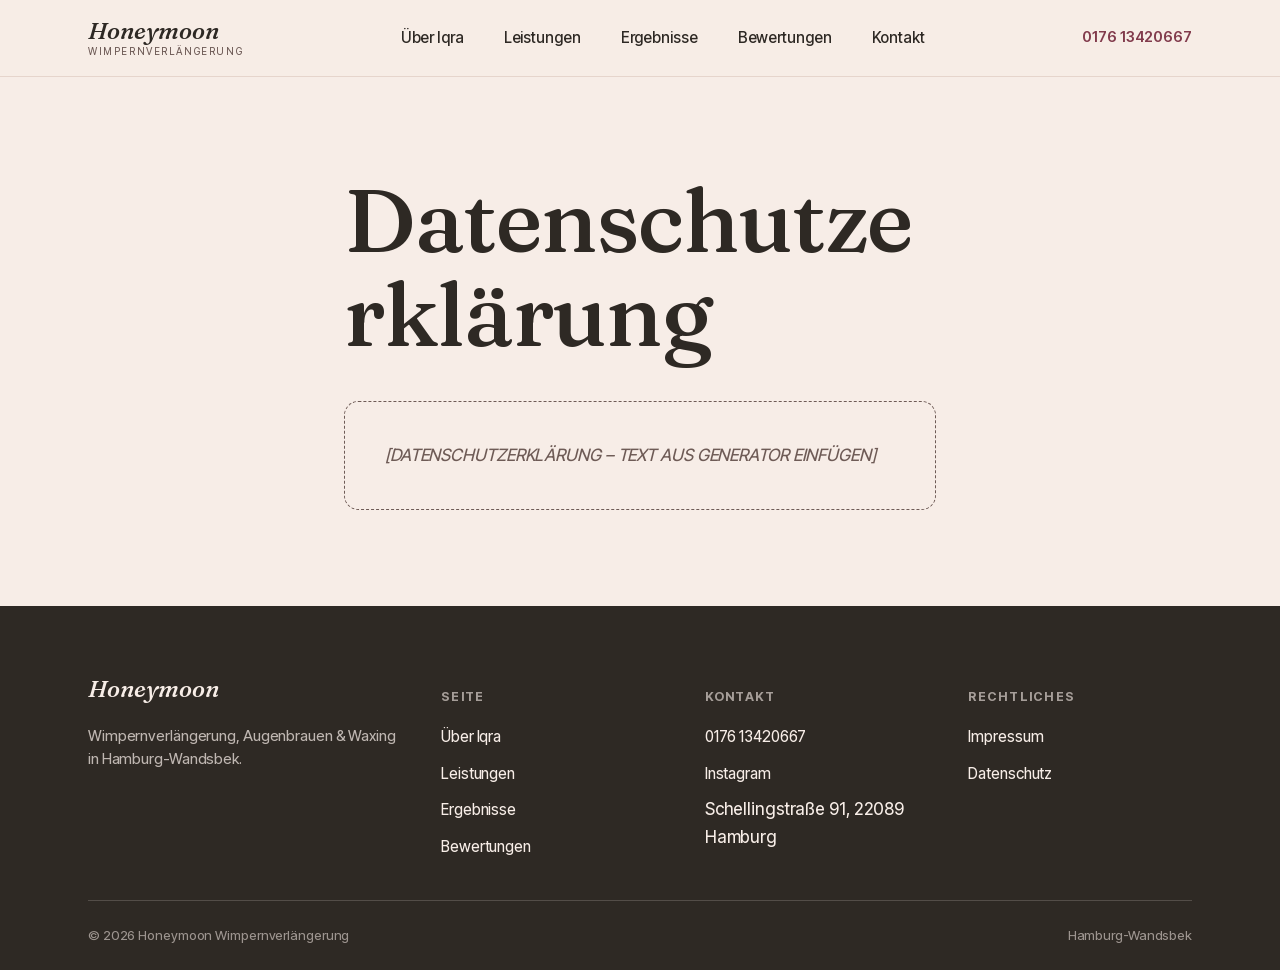
<file: datenschutz.html>
<!doctype html>
<html lang="de">
<head>
<meta charset="UTF-8">
<meta name="viewport" content="width=device-width, initial-scale=1">
<title>Datenschutz – Honeymoon Wimpernverlängerung Hamburg-Wandsbek</title>
<meta name="description" content="Datenschutzerklärung von Honeymoon Wimpernverlängerung, Wimpernstudio in Hamburg-Wandsbek.">
<link rel="canonical" href="datenschutz.html">

<link rel="icon" href="favicon.svg" type="image/svg+xml">
<link rel="icon" href="favicon.ico" sizes="any">
<link rel="apple-touch-icon" href="favicon-180.png">

<link rel="preload" href="fonts/intertight-variable.woff2" as="font" type="font/woff2" crossorigin>
<link rel="stylesheet" href="css/style.css">
</head>
<body>
<a class="skip-link" href="#main">Zum Inhalt springen</a>

<header class="site-header">
  <div class="header-inner">
    <a href="index.html" class="logo">
      <span class="logo-main">Honeymoon</span>
      <span class="logo-sub">Wimpernverlängerung</span>
    </a>

    <nav class="nav" aria-label="Hauptnavigation">
      <ul>
        <li><a href="index.html#ueber-iqra">Über Iqra</a></li>
        <li><a href="index.html#leistungen">Leistungen</a></li>
        <li><a href="index.html#ergebnisse">Ergebnisse</a></li>
        <li><a href="index.html#bewertungen">Bewertungen</a></li>
        <li><a href="index.html#kontakt">Kontakt</a></li>
      </ul>
    </nav>

    <div class="header-actions">
      <a class="phone-link link" href="tel:+4917613420667">0176 13420667</a>
      <button class="menu-toggle" type="button" aria-expanded="false" aria-controls="mobile-nav">
        <span class="bars" aria-hidden="true">
          <span class="bar-1"></span>
          <span class="bar-2"></span>
          <span class="bar-3"></span>
        </span>
        <span>Menü</span>
      </button>
    </div>
  </div>

  <nav id="mobile-nav" class="mobile-nav" aria-label="Mobile Navigation" hidden>
    <ul>
      <li><a href="index.html#ueber-iqra">Über Iqra</a></li>
      <li><a href="index.html#leistungen">Leistungen</a></li>
      <li><a href="index.html#ergebnisse">Ergebnisse</a></li>
      <li><a href="index.html#bewertungen">Bewertungen</a></li>
      <li><a href="index.html#kontakt">Kontakt</a></li>
      <li><a class="phone-link" href="tel:+4917613420667">0176 13420667</a></li>
    </ul>
  </nav>
</header>

<main id="main" class="legal-main">
  <div class="container">
    <h1>Datenschutzerklärung</h1>
    <div class="placeholder-box">
      [DATENSCHUTZERKLÄRUNG – TEXT AUS GENERATOR EINFÜGEN]
    </div>
  </div>
</main>

<footer class="site-footer">
  <div class="container">
    <div class="footer-grid">
      <div class="footer-brand">
        <span class="logo-main">Honeymoon</span>
        <p>Wimpernverlängerung, Augenbrauen &amp; Waxing in Hamburg-Wandsbek.</p>
      </div>

      <div class="footer-col">
        <h4>Seite</h4>
        <ul>
          <li><a href="index.html#ueber-iqra">Über Iqra</a></li>
          <li><a href="index.html#leistungen">Leistungen</a></li>
          <li><a href="index.html#ergebnisse">Ergebnisse</a></li>
          <li><a href="index.html#bewertungen">Bewertungen</a></li>
        </ul>
      </div>

      <div class="footer-col">
        <h4>Kontakt</h4>
        <ul>
          <li><a href="tel:+4917613420667">0176 13420667</a></li>
          <li><a href="https://www.instagram.com/honeymoon.studioss?stkn=bm5nM3I5YTVmNW5n" target="_blank" rel="noopener">Instagram</a></li>
          <li>Schellingstraße 91, 22089 Hamburg</li>
        </ul>
      </div>

      <div class="footer-col">
        <h4>Rechtliches</h4>
        <ul>
          <li><a href="impressum.html">Impressum</a></li>
          <li><a href="datenschutz.html">Datenschutz</a></li>
        </ul>
      </div>
    </div>

    <div class="footer-bottom">
      <span>© 2026 Honeymoon Wimpernverlängerung</span>
      <span>Hamburg-Wandsbek</span>
    </div>
  </div>
</footer>

<script src="js/main.js"></script>
</body>
</html>
</file>
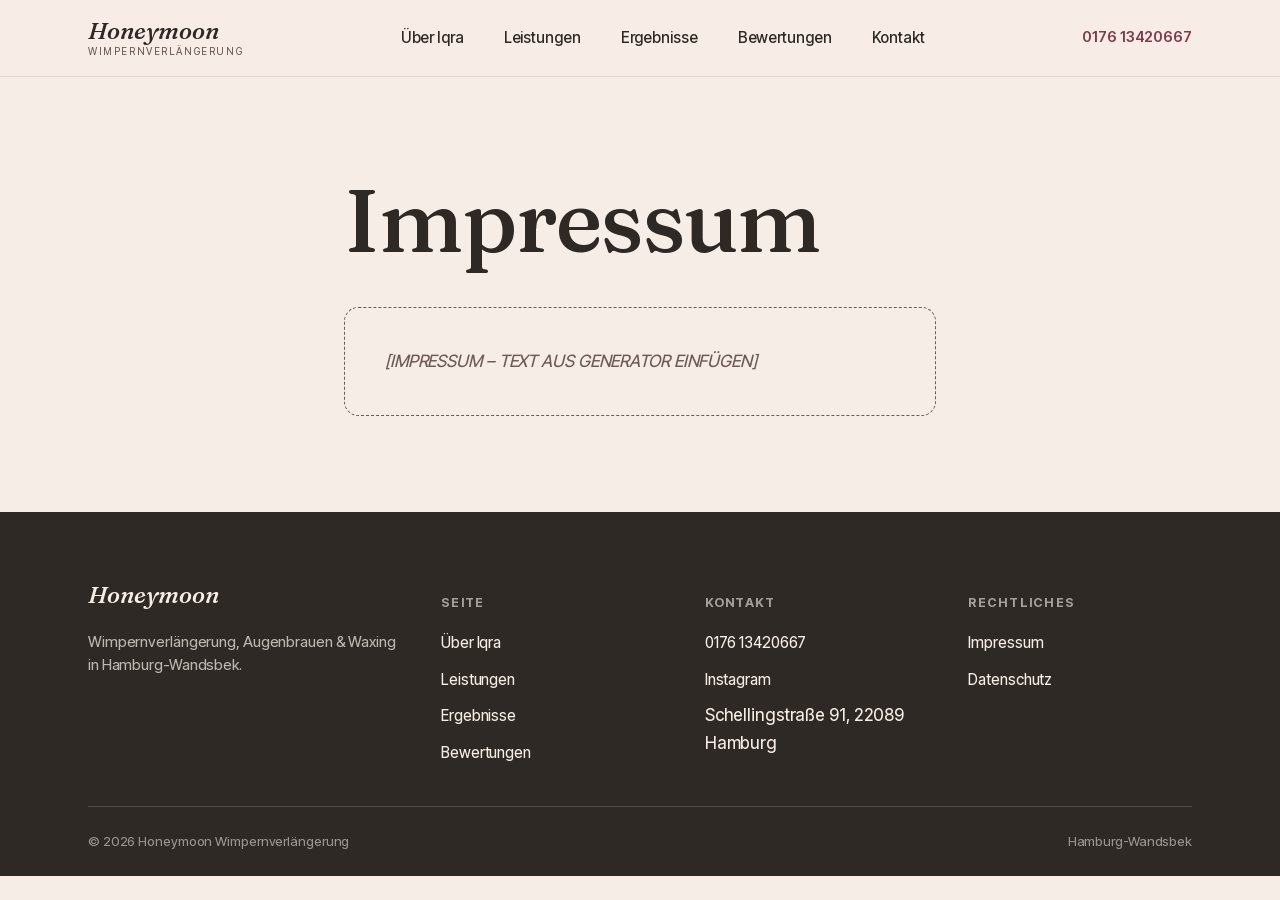
<file: impressum.html>
<!doctype html>
<html lang="de">
<head>
<meta charset="UTF-8">
<meta name="viewport" content="width=device-width, initial-scale=1">
<title>Impressum – Honeymoon Wimpernverlängerung Hamburg-Wandsbek</title>
<meta name="description" content="Impressum von Honeymoon Wimpernverlängerung, Wimpernstudio in Hamburg-Wandsbek.">
<link rel="canonical" href="impressum.html">

<link rel="icon" href="favicon.svg" type="image/svg+xml">
<link rel="icon" href="favicon.ico" sizes="any">
<link rel="apple-touch-icon" href="favicon-180.png">

<link rel="preload" href="fonts/intertight-variable.woff2" as="font" type="font/woff2" crossorigin>
<link rel="stylesheet" href="css/style.css">
</head>
<body>
<a class="skip-link" href="#main">Zum Inhalt springen</a>

<header class="site-header">
  <div class="header-inner">
    <a href="index.html" class="logo">
      <span class="logo-main">Honeymoon</span>
      <span class="logo-sub">Wimpernverlängerung</span>
    </a>

    <nav class="nav" aria-label="Hauptnavigation">
      <ul>
        <li><a href="index.html#ueber-iqra">Über Iqra</a></li>
        <li><a href="index.html#leistungen">Leistungen</a></li>
        <li><a href="index.html#ergebnisse">Ergebnisse</a></li>
        <li><a href="index.html#bewertungen">Bewertungen</a></li>
        <li><a href="index.html#kontakt">Kontakt</a></li>
      </ul>
    </nav>

    <div class="header-actions">
      <a class="phone-link link" href="tel:+4917613420667">0176 13420667</a>
      <button class="menu-toggle" type="button" aria-expanded="false" aria-controls="mobile-nav">
        <span class="bars" aria-hidden="true">
          <span class="bar-1"></span>
          <span class="bar-2"></span>
          <span class="bar-3"></span>
        </span>
        <span>Menü</span>
      </button>
    </div>
  </div>

  <nav id="mobile-nav" class="mobile-nav" aria-label="Mobile Navigation" hidden>
    <ul>
      <li><a href="index.html#ueber-iqra">Über Iqra</a></li>
      <li><a href="index.html#leistungen">Leistungen</a></li>
      <li><a href="index.html#ergebnisse">Ergebnisse</a></li>
      <li><a href="index.html#bewertungen">Bewertungen</a></li>
      <li><a href="index.html#kontakt">Kontakt</a></li>
      <li><a class="phone-link" href="tel:+4917613420667">0176 13420667</a></li>
    </ul>
  </nav>
</header>

<main id="main" class="legal-main">
  <div class="container">
    <h1>Impressum</h1>
    <div class="placeholder-box">
      [IMPRESSUM – TEXT AUS GENERATOR EINFÜGEN]
    </div>
  </div>
</main>

<footer class="site-footer">
  <div class="container">
    <div class="footer-grid">
      <div class="footer-brand">
        <span class="logo-main">Honeymoon</span>
        <p>Wimpernverlängerung, Augenbrauen &amp; Waxing in Hamburg-Wandsbek.</p>
      </div>

      <div class="footer-col">
        <h4>Seite</h4>
        <ul>
          <li><a href="index.html#ueber-iqra">Über Iqra</a></li>
          <li><a href="index.html#leistungen">Leistungen</a></li>
          <li><a href="index.html#ergebnisse">Ergebnisse</a></li>
          <li><a href="index.html#bewertungen">Bewertungen</a></li>
        </ul>
      </div>

      <div class="footer-col">
        <h4>Kontakt</h4>
        <ul>
          <li><a href="tel:+4917613420667">0176 13420667</a></li>
          <li><a href="https://www.instagram.com/honeymoon.studioss?stkn=bm5nM3I5YTVmNW5n" target="_blank" rel="noopener">Instagram</a></li>
          <li>Schellingstraße 91, 22089 Hamburg</li>
        </ul>
      </div>

      <div class="footer-col">
        <h4>Rechtliches</h4>
        <ul>
          <li><a href="impressum.html">Impressum</a></li>
          <li><a href="datenschutz.html">Datenschutz</a></li>
        </ul>
      </div>
    </div>

    <div class="footer-bottom">
      <span>© 2026 Honeymoon Wimpernverlängerung</span>
      <span>Hamburg-Wandsbek</span>
    </div>
  </div>
</footer>

<script src="js/main.js"></script>
</body>
</html>
</file>
<file: css/style.css>
/* ==========================================================================
   Honeymoon Wimpernverlängerung — Stylesheet
   Self-hosted fonts, no external connections (see CLAUDEwebdesign.md §11).
   ========================================================================== */

@font-face {
  font-family: "Fraunces";
  font-style: normal;
  font-weight: 300 700;
  font-display: swap;
  src: url("../fonts/fraunces-variable.woff2") format("woff2");
}
@font-face {
  font-family: "Fraunces";
  font-style: italic;
  font-weight: 400 500;
  font-display: swap;
  src: url("../fonts/fraunces-italic-variable.woff2") format("woff2");
}
@font-face {
  font-family: "Inter Tight";
  font-style: normal;
  font-weight: 400 700;
  font-display: swap;
  src: url("../fonts/intertight-variable.woff2") format("woff2");
}

/* ---------- Tokens ---------- */
:root {
  --color-bg: #f7ede7;
  --color-bg-alt: #efded6;
  --color-ink: #2e2924;
  --color-ink-soft: #6e5b56;
  --color-accent: #a85568;
  --color-accent-dark: #823b4c;
  --color-accent-soft: #e7c2ca;
  --color-gold: #b8935a;
  --color-line: #e6d5cc;
  --color-white: #fbf5f1;

  --font-display: "Fraunces", "Georgia", serif;
  --font-body: "Inter Tight", "Helvetica Neue", Arial, sans-serif;

  --maxw: 74rem;
  --gutter: 1.5rem;
  --radius: 0.9rem;
  --radius-sm: 0.5rem;

  --space-1: 0.5rem;
  --space-2: 1rem;
  --space-3: 1.5rem;
  --space-4: 2.5rem;
  --space-5: 4rem;
  --space-6: 6rem;
  --space-7: 8.5rem;
}

@media (min-width: 768px) {
  :root {
    --gutter: 2.5rem;
  }
}

/* ---------- Reset ---------- */
*,
*::before,
*::after {
  box-sizing: border-box;
}

html {
  -webkit-text-size-adjust: 100%;
}

html:focus-within {
  scroll-behavior: smooth;
}

body,
h1,
h2,
h3,
p,
figure,
blockquote,
ul,
ol {
  margin: 0;
}

ul,
ol {
  padding: 0;
  list-style: none;
}

img,
video {
  max-width: 100%;
  height: auto;
  display: block;
}

a {
  color: inherit;
}

button {
  font: inherit;
  color: inherit;
  background: none;
  border: 0;
  cursor: pointer;
}

/* ---------- Base ---------- */
body {
  background: var(--color-bg);
  color: var(--color-ink);
  font-family: var(--font-body);
  font-weight: 450;
  font-size: 1.0625rem;
  line-height: 1.6;
  letter-spacing: -0.006em;
  -webkit-font-smoothing: antialiased;
  overflow-wrap: break-word;
}

h1,
h2,
h3 {
  font-family: var(--font-display);
  font-weight: 500;
  line-height: 1.05;
  letter-spacing: -0.015em;
  color: var(--color-ink);
  hyphens: auto;
}

h1 {
  font-size: clamp(2.75rem, 2rem + 4.5vw, 5.75rem);
}

h2 {
  font-size: clamp(1.9rem, 1.6rem + 1.4vw, 2.75rem);
}

h3 {
  font-size: clamp(1.25rem, 1.1rem + 0.6vw, 1.55rem);
  font-weight: 600;
}

em,
.italic {
  font-style: italic;
  font-family: var(--font-display);
}

p {
  max-width: 38rem;
}

.lede {
  font-size: clamp(1.1rem, 1rem + 0.4vw, 1.3rem);
  color: var(--color-ink-soft);
}

a.link {
  color: var(--color-accent-dark);
  text-underline-offset: 0.2em;
  text-decoration-thickness: 1px;
}

a.link:hover {
  text-decoration-thickness: 2px;
}

:focus-visible {
  outline: 2.5px solid var(--color-accent-dark);
  outline-offset: 3px;
  border-radius: 2px;
}

.container {
  max-width: var(--maxw);
  margin-inline: auto;
  padding-inline: var(--gutter);
}

.visually-hidden {
  position: absolute;
  width: 1px;
  height: 1px;
  padding: 0;
  margin: -1px;
  overflow: hidden;
  clip: rect(0, 0, 0, 0);
  white-space: nowrap;
  border: 0;
}

.skip-link {
  position: absolute;
  left: 1rem;
  top: -4rem;
  background: var(--color-ink);
  color: var(--color-white);
  padding: 0.75rem 1.25rem;
  border-radius: var(--radius-sm);
  z-index: 200;
  transition: top 0.2s ease;
}

.skip-link:focus {
  top: 1rem;
}

.eyebrow {
  display: inline-flex;
  align-items: center;
  gap: 0.6em;
  font-family: var(--font-body);
  font-weight: 600;
  font-size: 0.78rem;
  letter-spacing: 0.14em;
  text-transform: uppercase;
  color: var(--color-accent-dark);
  margin-bottom: var(--space-2);
}

.eyebrow::before {
  content: "";
  width: 1.6em;
  height: 1px;
  background: var(--color-accent-dark);
}

section {
  padding-block: var(--space-6);
}

.section-head {
  max-width: 40rem;
  margin-bottom: var(--space-5);
}

.section-head--center {
  margin-inline: auto;
  text-align: center;
}

.bg-alt {
  background: var(--color-bg-alt);
}

/* ---------- Buttons ---------- */
.btn {
  display: inline-flex;
  align-items: center;
  justify-content: center;
  gap: 0.6em;
  padding: 0.95rem 1.8rem;
  border-radius: 100px;
  font-weight: 600;
  font-size: 0.98rem;
  letter-spacing: -0.005em;
  min-height: 44px;
  transition: transform 0.18s ease, background 0.18s ease, border-color 0.18s ease;
  text-decoration: none;
}

.btn--primary {
  background: var(--color-accent);
  color: var(--color-white);
}

.btn--primary:hover {
  background: var(--color-accent-dark);
  transform: translateY(-1px);
}

.btn--ghost {
  border: 1.5px solid var(--color-ink);
  color: var(--color-ink);
}

.btn--ghost:hover {
  border-color: var(--color-accent-dark);
  color: var(--color-accent-dark);
}

.btn--placeholder {
  border: 1.5px dashed var(--color-ink-soft);
  color: var(--color-ink-soft);
  cursor: default;
  font-style: italic;
  font-family: var(--font-display);
  font-weight: 400;
  background: transparent;
}

/* ---------- Header ---------- */
.site-header {
  position: sticky;
  top: 0;
  z-index: 100;
  background: rgba(247, 237, 231, 0.92);
  backdrop-filter: saturate(140%) blur(10px);
  border-bottom: 1px solid var(--color-line);
}

.header-inner {
  max-width: var(--maxw);
  margin-inline: auto;
  padding-inline: var(--gutter);
  display: flex;
  align-items: center;
  justify-content: space-between;
  gap: var(--space-3);
  min-height: 4.75rem;
}

.logo {
  display: flex;
  flex-direction: column;
  line-height: 1;
  text-decoration: none;
}

.logo-main {
  font-family: var(--font-display);
  font-style: italic;
  font-weight: 500;
  font-size: 1.5rem;
  color: var(--color-ink);
}

.logo-sub {
  font-size: 0.62rem;
  letter-spacing: 0.16em;
  text-transform: uppercase;
  color: var(--color-ink-soft);
  margin-top: 0.3rem;
}

.nav {
  display: none;
}

.nav ul {
  display: flex;
  gap: var(--space-4);
}

.nav a {
  text-decoration: none;
  font-weight: 500;
  font-size: 0.95rem;
  color: var(--color-ink);
  position: relative;
}

.nav a::after {
  content: "";
  position: absolute;
  left: 0;
  bottom: -0.3rem;
  width: 0;
  height: 1.5px;
  background: var(--color-accent-dark);
  transition: width 0.2s ease;
}

.nav a:hover::after,
.nav a:focus-visible::after {
  width: 100%;
}

.header-actions {
  display: flex;
  align-items: center;
  gap: var(--space-3);
}

.phone-link {
  display: none;
  text-decoration: none;
  font-weight: 600;
  font-size: 0.92rem;
  white-space: nowrap;
}

.menu-toggle {
  display: flex;
  align-items: center;
  gap: 0.5rem;
  font-weight: 600;
  font-size: 0.9rem;
  padding: 0.5rem 0.25rem;
  min-height: 44px;
}

.menu-toggle .bars {
  display: inline-flex;
  flex-direction: column;
  gap: 4px;
  width: 22px;
}

.menu-toggle .bars span {
  display: block;
  height: 2px;
  background: var(--color-ink);
  border-radius: 1px;
  transition: transform 0.2s ease, opacity 0.2s ease;
}

.menu-toggle[aria-expanded="true"] .bar-1 {
  transform: translateY(6px) rotate(45deg);
}

.menu-toggle[aria-expanded="true"] .bar-2 {
  opacity: 0;
}

.menu-toggle[aria-expanded="true"] .bar-3 {
  transform: translateY(-6px) rotate(-45deg);
}

.mobile-nav {
  border-top: 1px solid var(--color-line);
  background: var(--color-bg);
}

.mobile-nav[hidden] {
  display: none;
}

.mobile-nav ul {
  display: flex;
  flex-direction: column;
  padding: var(--space-3) var(--gutter) var(--space-4);
  gap: var(--space-2);
}

.mobile-nav a {
  text-decoration: none;
  font-family: var(--font-display);
  font-size: 1.35rem;
  display: block;
  padding: 0.3rem 0;
}

.mobile-nav .phone-link {
  display: inline-flex;
  margin-top: var(--space-2);
  color: var(--color-accent-dark);
}

@media (min-width: 1024px) {
  .nav {
    display: block;
  }
  .phone-link {
    display: inline-flex;
  }
  .menu-toggle {
    display: none;
  }
}

/* ---------- Hero ---------- */
.hero {
  position: relative;
  padding-top: var(--space-5);
  padding-bottom: var(--space-6);
  padding-inline: var(--gutter);
  overflow: hidden;
  max-width: 1800px;
  margin-inline: auto;
  display: grid;
  gap: var(--space-5);
  align-items: center;
}

.hero-copy {
  position: relative;
  z-index: 1;
}

.hero-copy .lede {
  margin-top: var(--space-3);
}

.hero-copy h1 em {
  color: var(--color-accent-dark);
  font-style: italic;
}

.hero-watermark {
  position: absolute;
  top: -8%;
  left: -6%;
  width: 34rem;
  max-width: 60vw;
  color: var(--color-accent);
  opacity: 0.08;
  pointer-events: none;
  z-index: 0;
}

.hero-watermark svg {
  width: 100%;
  height: auto;
}

.hero-cta {
  display: flex;
  flex-wrap: wrap;
  gap: var(--space-2);
  margin-top: var(--space-4);
}

.hero-meta {
  display: flex;
  flex-wrap: wrap;
  gap: var(--space-2) var(--space-4);
  margin-top: var(--space-5);
  padding-top: var(--space-3);
  border-top: 1px solid var(--color-line);
  font-size: 0.92rem;
  color: var(--color-ink-soft);
}

.hero-meta strong {
  color: var(--color-ink);
  font-weight: 600;
}

.hero-visual {
  position: relative;
  border-radius: var(--radius);
  overflow: hidden;
  aspect-ratio: 4 / 5;
  background: var(--color-bg-alt);
  z-index: 1;
}

.hero-visual .icon-rose-sticker {
  position: absolute;
  top: 1.1rem;
  right: 1.1rem;
  width: 3rem;
  height: 3rem;
  color: var(--color-gold);
  background: var(--color-white);
  border-radius: 50%;
  padding: 0.5rem;
  transform: rotate(12deg);
  box-shadow: 0 8px 20px -10px rgba(46, 41, 36, 0.45);
}

.hero-visual img {
  width: 100%;
  height: 100%;
  object-fit: cover;
  object-position: 60% 45%;
}

.hero-badge {
  position: absolute;
  left: var(--space-3);
  bottom: var(--space-3);
  background: var(--color-white);
  color: var(--color-ink);
  padding: 0.7rem 1.1rem;
  border-radius: var(--radius-sm);
  font-size: 0.82rem;
  font-weight: 600;
  display: flex;
  align-items: center;
  gap: 0.6rem;
  box-shadow: 0 10px 30px -14px rgba(46, 41, 36, 0.35);
}

.hero-badge svg {
  width: 20px;
  height: 20px;
  flex-shrink: 0;
}

@media (min-width: 900px) {
  .hero {
    grid-template-columns: minmax(0, 1fr) minmax(0, 0.92fr);
    padding-inline: 0;
  }
  .hero-copy {
    padding-left: max(var(--gutter), calc((100vw - var(--maxw)) / 2 + var(--gutter)));
    padding-right: var(--space-4);
  }
  .hero-visual {
    aspect-ratio: auto;
    height: min(76vh, 740px);
    border-radius: var(--radius) 0 0 var(--radius);
  }
}

/* ---------- Motif divider ---------- */
.motif {
  display: flex;
  justify-content: center;
  padding-block: var(--space-2);
  color: var(--color-accent-soft);
}

.motif svg {
  width: 54px;
  height: auto;
}

.motif--rose {
  color: var(--color-gold);
  opacity: 0.8;
}

.motif--rose svg {
  width: 30px;
}

/* ---------- Scrapbook utilities ---------- */
.icon-rose {
  fill: none;
  stroke: currentColor;
  stroke-width: 1.5;
  stroke-linejoin: round;
}

.photo-frame {
  display: inline-block;
  background: var(--color-white);
  padding: 0.6rem 0.6rem 0.6rem;
  box-shadow: 0 16px 34px -18px rgba(46, 41, 36, 0.4);
  position: relative;
}

.photo-frame img {
  display: block;
}

.photo-frame .icon-rose-sticker {
  position: absolute;
  width: 2.75rem;
  height: 2.75rem;
  color: var(--color-gold);
  background: var(--color-white);
  border-radius: 50%;
  padding: 0.5rem;
  box-shadow: 0 8px 18px -10px rgba(46, 41, 36, 0.45);
  z-index: 2;
}

.tilt-left {
  transform: rotate(-3deg);
}

.tilt-right {
  transform: rotate(2.4deg);
}

/* ---------- Pull quote ---------- */
.pull-quote {
  position: relative;
}

.pull-quote .icon-rose {
  width: 2.25rem;
  height: 2.25rem;
  color: var(--color-gold);
  margin-bottom: var(--space-2);
}

.pull-quote blockquote {
  font-family: var(--font-display);
  font-style: italic;
  font-weight: 500;
  font-size: clamp(1.6rem, 1.3rem + 1.8vw, 2.6rem);
  line-height: 1.25;
  letter-spacing: -0.01em;
  max-width: 44rem;
}

.pull-quote footer {
  margin-top: var(--space-3);
  font-family: var(--font-body);
  font-weight: 600;
  font-size: 0.92rem;
  color: var(--color-ink-soft);
}

/* ---------- Über Iqra ---------- */
.about .container {
  display: grid;
  gap: var(--space-5);
}

.about-media {
  display: grid;
  grid-template-columns: minmax(0, 1.1fr) minmax(0, 0.9fr);
  gap: var(--space-3);
  padding-top: var(--space-2);
}

.about-media img {
  width: 100%;
  height: 100%;
  object-fit: cover;
}

.about-media .photo-frame {
  width: 100%;
}

.about-media img.media-tall {
  aspect-ratio: 3 / 4;
}

.about-media .photo-frame:last-child {
  margin-top: var(--space-6);
}

.about-media img.media-short {
  aspect-ratio: 3 / 4;
}

.about-copy p + p {
  margin-top: var(--space-2);
}

.about-copy .signature {
  margin-top: var(--space-3);
  font-family: var(--font-display);
  font-style: italic;
  font-size: 1.4rem;
}

@media (min-width: 900px) {
  .about .container {
    grid-template-columns: minmax(0, 0.9fr) minmax(0, 1.1fr);
    align-items: start;
  }
}

/* ---------- Value list ---------- */
.value-list {
  display: grid;
  gap: 0;
  margin-top: var(--space-6);
  border-top: 1px solid var(--color-line);
}

.value-item {
  display: flex;
  gap: var(--space-3);
  align-items: flex-start;
  padding-block: var(--space-3);
  border-bottom: 1px solid var(--color-line);
}

.value-item svg {
  flex-shrink: 0;
  width: 28px;
  height: 28px;
  margin-top: 0.2rem;
  color: var(--color-accent-dark);
}

.value-item h3 {
  margin-bottom: 0.3rem;
}

.value-item p {
  color: var(--color-ink-soft);
  font-size: 0.98rem;
  margin: 0;
}

@media (min-width: 800px) {
  .value-list {
    grid-template-columns: repeat(2, minmax(0, 1fr));
  }
  .value-item {
    padding-right: var(--space-4);
  }
  .value-item:nth-child(odd) {
    border-right: 1px solid var(--color-line);
    padding-right: var(--space-5);
  }
  .value-item:nth-child(odd) + .value-item {
    padding-left: var(--space-5);
  }
}

/* ---------- Leistungen ---------- */
.price-menu {
  margin-top: var(--space-5);
  column-gap: var(--space-6);
}

.price-category {
  break-inside: avoid;
  margin-bottom: var(--space-5);
}

.price-category h3 {
  font-family: var(--font-display);
  font-style: italic;
  font-weight: 500;
  font-size: 1.35rem;
  margin-bottom: var(--space-2);
}

.price-list-group {
  border-top: 1px solid var(--color-line);
}

.price-row {
  display: flex;
  justify-content: space-between;
  align-items: baseline;
  gap: var(--space-3);
  padding-block: 0.75rem;
  border-bottom: 1px solid var(--color-line);
}

.price-row-info {
  display: flex;
  flex-direction: column;
}

.price-row-name {
  font-weight: 600;
  font-size: 0.98rem;
}

.price-row-duration {
  font-size: 0.8rem;
  color: var(--color-ink-soft);
  margin-top: 0.15rem;
}

.price-row-amount {
  font-family: var(--font-display);
  font-style: italic;
  font-weight: 500;
  font-size: 1.05rem;
  color: var(--color-accent-dark);
  white-space: nowrap;
}

.services-note {
  margin-top: var(--space-2);
  font-size: 0.95rem;
  color: var(--color-ink-soft);
}

@media (min-width: 800px) {
  .price-menu {
    columns: 2;
  }
}

/* ---------- Ergebnisse ---------- */
.gallery-board {
  display: flex;
  flex-wrap: wrap;
  justify-content: center;
  align-items: flex-start;
  gap: var(--space-5) var(--space-4);
  padding-top: var(--space-3);
}

.gallery-item {
  width: min(100%, 320px);
  position: relative;
}

.gallery-item img {
  width: 100%;
  aspect-ratio: 4 / 5;
  object-fit: cover;
  display: block;
}

.gallery-video {
  width: 100%;
  aspect-ratio: 4 / 5;
  object-fit: cover;
  display: block;
  background: var(--color-bg-alt);
}

.gallery-item:nth-child(1) {
  transform: rotate(-3deg);
  z-index: 1;
}

.gallery-item:nth-child(2) {
  transform: rotate(2.5deg);
}

.gallery-item:nth-child(3) {
  transform: rotate(-2deg);
}

.gallery-item figcaption {
  position: absolute;
  bottom: -0.9rem;
  right: 1rem;
  background: var(--color-white);
  color: var(--color-ink);
  padding: 0.35rem 0.9rem;
  font-family: var(--font-display);
  font-style: italic;
  font-size: 0.95rem;
  box-shadow: 0 8px 18px -10px rgba(46, 41, 36, 0.4);
  transform: rotate(-2deg);
}

@media (min-width: 700px) {
  .gallery-item:nth-child(2) {
    margin-left: -2.5rem;
    margin-top: var(--space-7);
  }
  .gallery-item:nth-child(3) {
    margin-left: -1.5rem;
    margin-top: var(--space-4);
  }
}

/* ---------- Testimonials ---------- */
.testimonials {
  overflow: hidden;
}

.testimonial-track-wrap {
  position: relative;
  margin-top: var(--space-4);
  -webkit-mask-image: linear-gradient(
    to right,
    transparent,
    black 6%,
    black 94%,
    transparent
  );
  mask-image: linear-gradient(
    to right,
    transparent,
    black 6%,
    black 94%,
    transparent
  );
}

.testimonial-track {
  display: flex;
  gap: var(--space-3);
  width: max-content;
  animation: scroll-testimonials 70s linear infinite;
}

.testimonial-track:hover,
.testimonial-track:focus-within {
  animation-play-state: paused;
}

@keyframes scroll-testimonials {
  from {
    transform: translateX(0);
  }
  to {
    transform: translateX(-50%);
  }
}

.testimonial-card {
  flex: 0 0 min(85vw, 23rem);
  background: var(--color-white);
  border: 1px solid var(--color-line);
  border-radius: var(--radius);
  padding: var(--space-3);
  padding-top: var(--space-4);
  display: flex;
  flex-direction: column;
  position: relative;
}

.testimonial-card .icon-rose {
  position: absolute;
  top: -0.85rem;
  left: 1.3rem;
  width: 1.9rem;
  height: 1.9rem;
  color: var(--color-gold);
  background: var(--color-white);
  border-radius: 50%;
  padding: 0.3rem;
  box-shadow: 0 6px 14px -8px rgba(46, 41, 36, 0.5);
}

.testimonial-track .testimonial-card:nth-child(odd) {
  transform: rotate(-1.1deg);
}

.testimonial-track .testimonial-card:nth-child(even) {
  transform: rotate(0.9deg);
}

.testimonial-stars {
  color: var(--color-accent);
  letter-spacing: 0.15em;
  font-size: 0.9rem;
  margin-bottom: var(--space-2);
}

.testimonial-card blockquote {
  font-size: 0.98rem;
  line-height: 1.6;
  color: var(--color-ink);
  flex-grow: 1;
}

.testimonial-card footer {
  margin-top: var(--space-2);
  font-size: 0.85rem;
  color: var(--color-ink-soft);
  font-weight: 600;
}

.testimonials-source {
  margin-top: var(--space-3);
  font-size: 0.85rem;
  color: var(--color-ink-soft);
}

.testimonials-actions {
  margin-top: var(--space-3);
}

.badge-row {
  display: inline-flex;
  flex-wrap: wrap;
  gap: 0.6rem;
  margin-top: var(--space-2);
  text-decoration: none;
  border-radius: 100px;
}

.badge-pill {
  display: inline-flex;
  align-items: center;
  padding: 0.35rem 0.85rem;
  border: 1px solid var(--color-line);
  border-radius: 100px;
  font-size: 0.78rem;
  font-weight: 600;
  color: var(--color-ink-soft);
  background: var(--color-white);
  transition: border-color 0.18s ease, color 0.18s ease, background 0.18s ease;
}

.badge-row:hover .badge-pill,
.badge-row:focus-visible .badge-pill {
  border-color: var(--color-accent-dark);
  color: var(--color-accent-dark);
  background: var(--color-accent-soft);
}

/* ---------- FAQ ---------- */
.faq-list {
  margin-top: var(--space-5);
  border-top: 1px solid var(--color-line);
  max-width: 44rem;
}

.faq-item {
  border-bottom: 1px solid var(--color-line);
  padding-block: var(--space-3);
}

.faq-item summary {
  cursor: pointer;
  font-weight: 600;
  font-size: 1.05rem;
  display: flex;
  justify-content: space-between;
  align-items: center;
  gap: var(--space-3);
  list-style: none;
}

.faq-item summary::-webkit-details-marker {
  display: none;
}

.faq-item summary::after {
  content: "+";
  font-family: var(--font-display);
  font-size: 1.5rem;
  color: var(--color-accent-dark);
  flex-shrink: 0;
  transition: transform 0.2s ease;
}

.faq-item[open] summary::after {
  transform: rotate(45deg);
}

.faq-item p {
  margin-top: var(--space-2);
  color: var(--color-ink-soft);
  max-width: none;
}

@media (prefers-reduced-motion: reduce) {
  .testimonial-track {
    animation: none;
    flex-wrap: wrap;
    width: 100%;
  }
  .testimonial-track-wrap {
    overflow-x: auto;
    -webkit-mask-image: none;
    mask-image: none;
  }
}

/* ---------- Kontakt ---------- */
.contact .container {
  display: grid;
  gap: var(--space-5);
}

.contact-details dt {
  font-size: 0.78rem;
  letter-spacing: 0.1em;
  text-transform: uppercase;
  color: var(--color-ink-soft);
  margin-top: var(--space-3);
}

.contact-details dd {
  margin: 0.3rem 0 0;
  font-size: 1.05rem;
}

.contact-details a {
  text-decoration: none;
}

.hours-table {
  width: 100%;
  border-collapse: collapse;
  margin-top: var(--space-2);
}

.hours-table td {
  padding: 0.4rem 0;
  border-bottom: 1px solid var(--color-line);
  font-size: 0.98rem;
}

.hours-table td:last-child {
  text-align: right;
  font-weight: 600;
}

.hours-note {
  margin-top: var(--space-2);
  font-size: 0.85rem;
  color: var(--color-ink-soft);
}

.map-panel {
  border-radius: var(--radius);
  background: var(--color-white);
  border: 1px solid var(--color-line);
  padding: var(--space-4);
}

.map-frame {
  margin-top: var(--space-3);
  aspect-ratio: 4 / 3;
  border-radius: var(--radius-sm);
  overflow: hidden;
  background: var(--color-bg-alt);
  display: flex;
  align-items: center;
  justify-content: center;
}

.map-frame iframe {
  width: 100%;
  height: 100%;
  border: 0;
}

.map-placeholder {
  text-align: center;
  padding: var(--space-3);
}

.map-privacy-note {
  margin-top: var(--space-2);
  font-size: 0.82rem;
  color: var(--color-ink-soft);
}

.contact-ctas {
  display: flex;
  flex-wrap: wrap;
  gap: var(--space-2);
  margin-top: var(--space-4);
}

.waitlist-note {
  margin-top: var(--space-3);
  font-size: 0.88rem;
  color: var(--color-ink-soft);
  max-width: 32rem;
}

@media (min-width: 900px) {
  .contact .container {
    grid-template-columns: minmax(0, 1fr) minmax(0, 1fr);
  }
}

/* ---------- Footer ---------- */
.site-footer {
  background: var(--color-ink);
  color: var(--color-bg);
  padding-block: var(--space-5) var(--space-3);
}

.footer-grid {
  display: grid;
  gap: var(--space-4);
  grid-template-columns: 1fr;
  padding-bottom: var(--space-4);
  border-bottom: 1px solid rgba(247, 237, 231, 0.18);
}

.footer-brand .logo-main {
  color: var(--color-bg);
}

.footer-brand p {
  margin-top: var(--space-2);
  color: rgba(247, 237, 231, 0.72);
  font-size: 0.92rem;
}

.footer-col h4 {
  font-size: 0.78rem;
  letter-spacing: 0.1em;
  text-transform: uppercase;
  color: rgba(247, 237, 231, 0.6);
  margin-bottom: var(--space-2);
}

.footer-col ul {
  display: flex;
  flex-direction: column;
  gap: 0.6rem;
}

.footer-col a {
  text-decoration: none;
  color: var(--color-bg);
  font-size: 0.95rem;
}

.footer-col a:hover {
  color: var(--color-accent-soft);
}

.footer-bottom {
  display: flex;
  flex-wrap: wrap;
  justify-content: space-between;
  gap: var(--space-2);
  padding-top: var(--space-3);
  font-size: 0.82rem;
  color: rgba(247, 237, 231, 0.55);
}

@media (min-width: 700px) {
  .footer-grid {
    grid-template-columns: minmax(0, 1.4fr) minmax(0, 1fr) minmax(0, 1fr) minmax(0, 1fr);
  }
}

/* ---------- Legal pages ---------- */
.legal-main {
  padding-block: var(--space-6);
}

.legal-main .container {
  max-width: 42rem;
}

.legal-main h1 {
  margin-bottom: var(--space-4);
}

.legal-main .placeholder-box {
  border: 1.5px dashed var(--color-ink-soft);
  border-radius: var(--radius);
  padding: var(--space-4);
  color: var(--color-ink-soft);
  font-style: italic;
}
</file>
